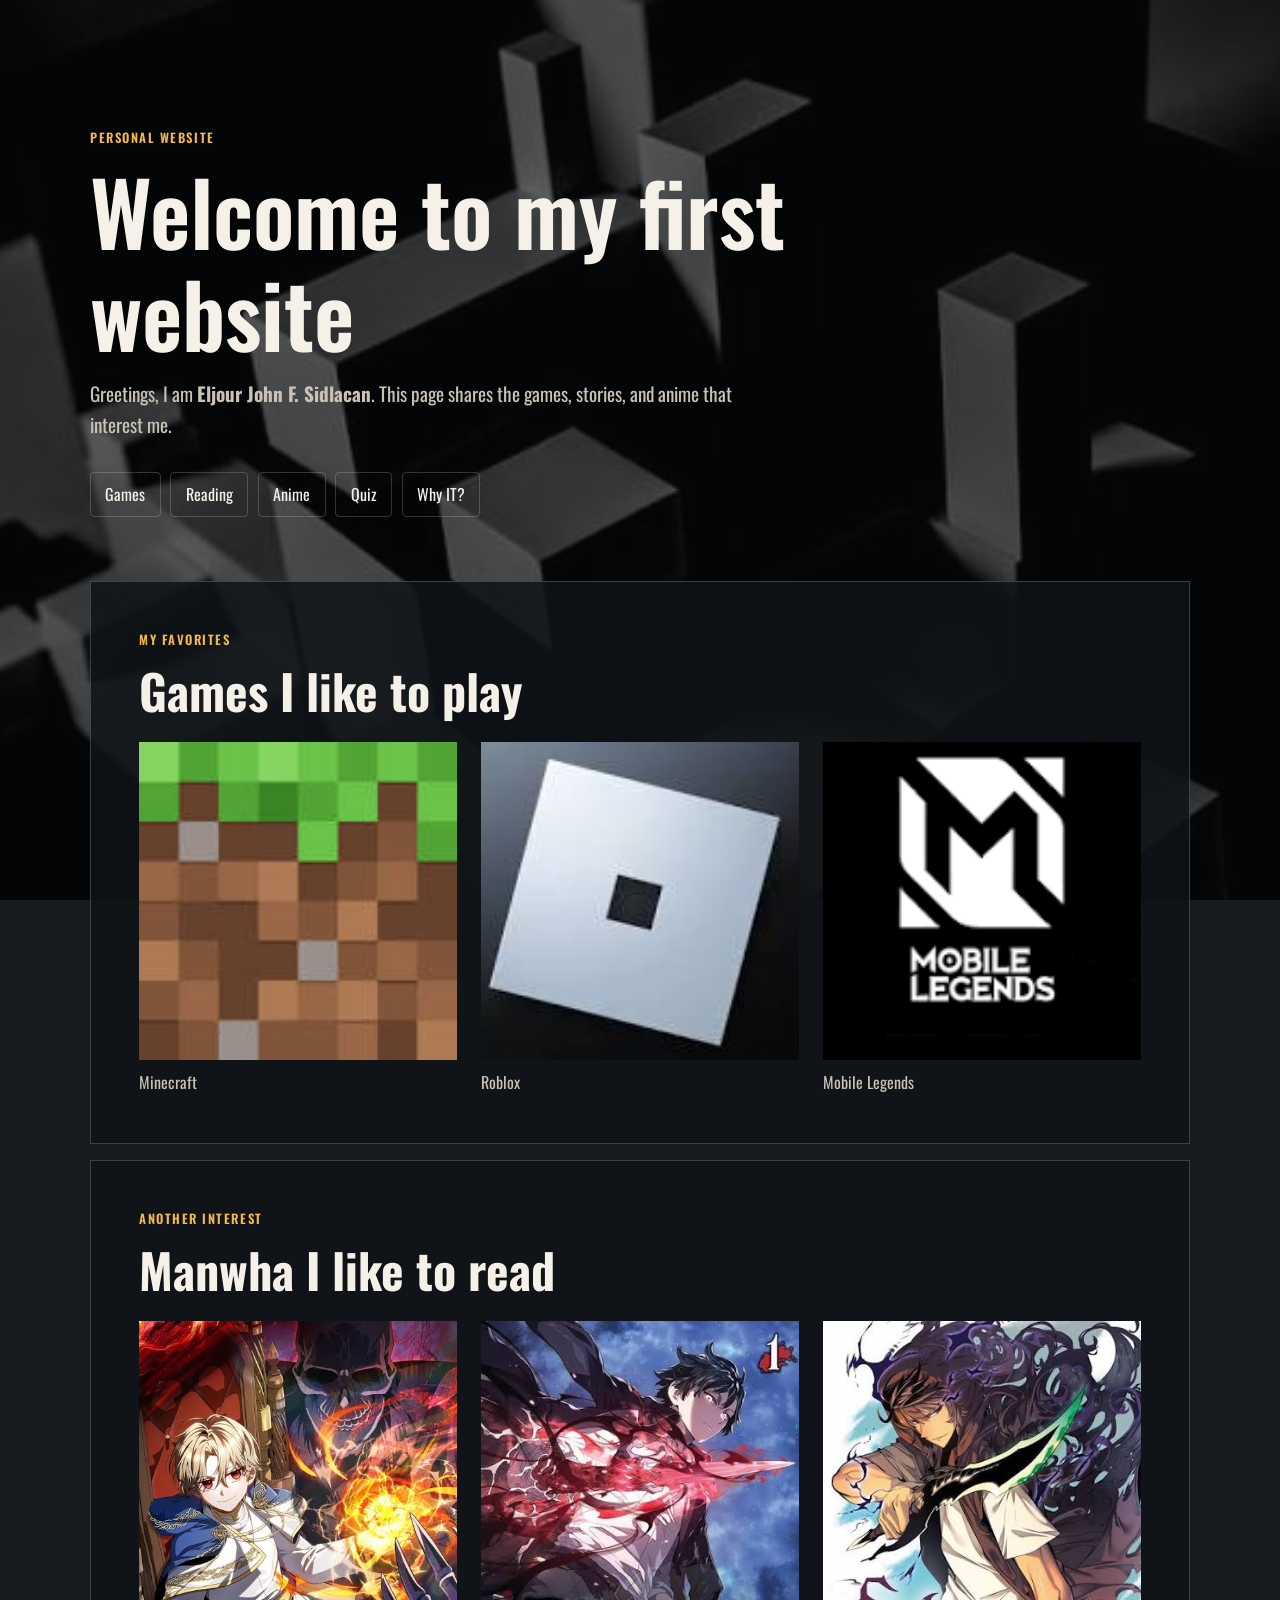
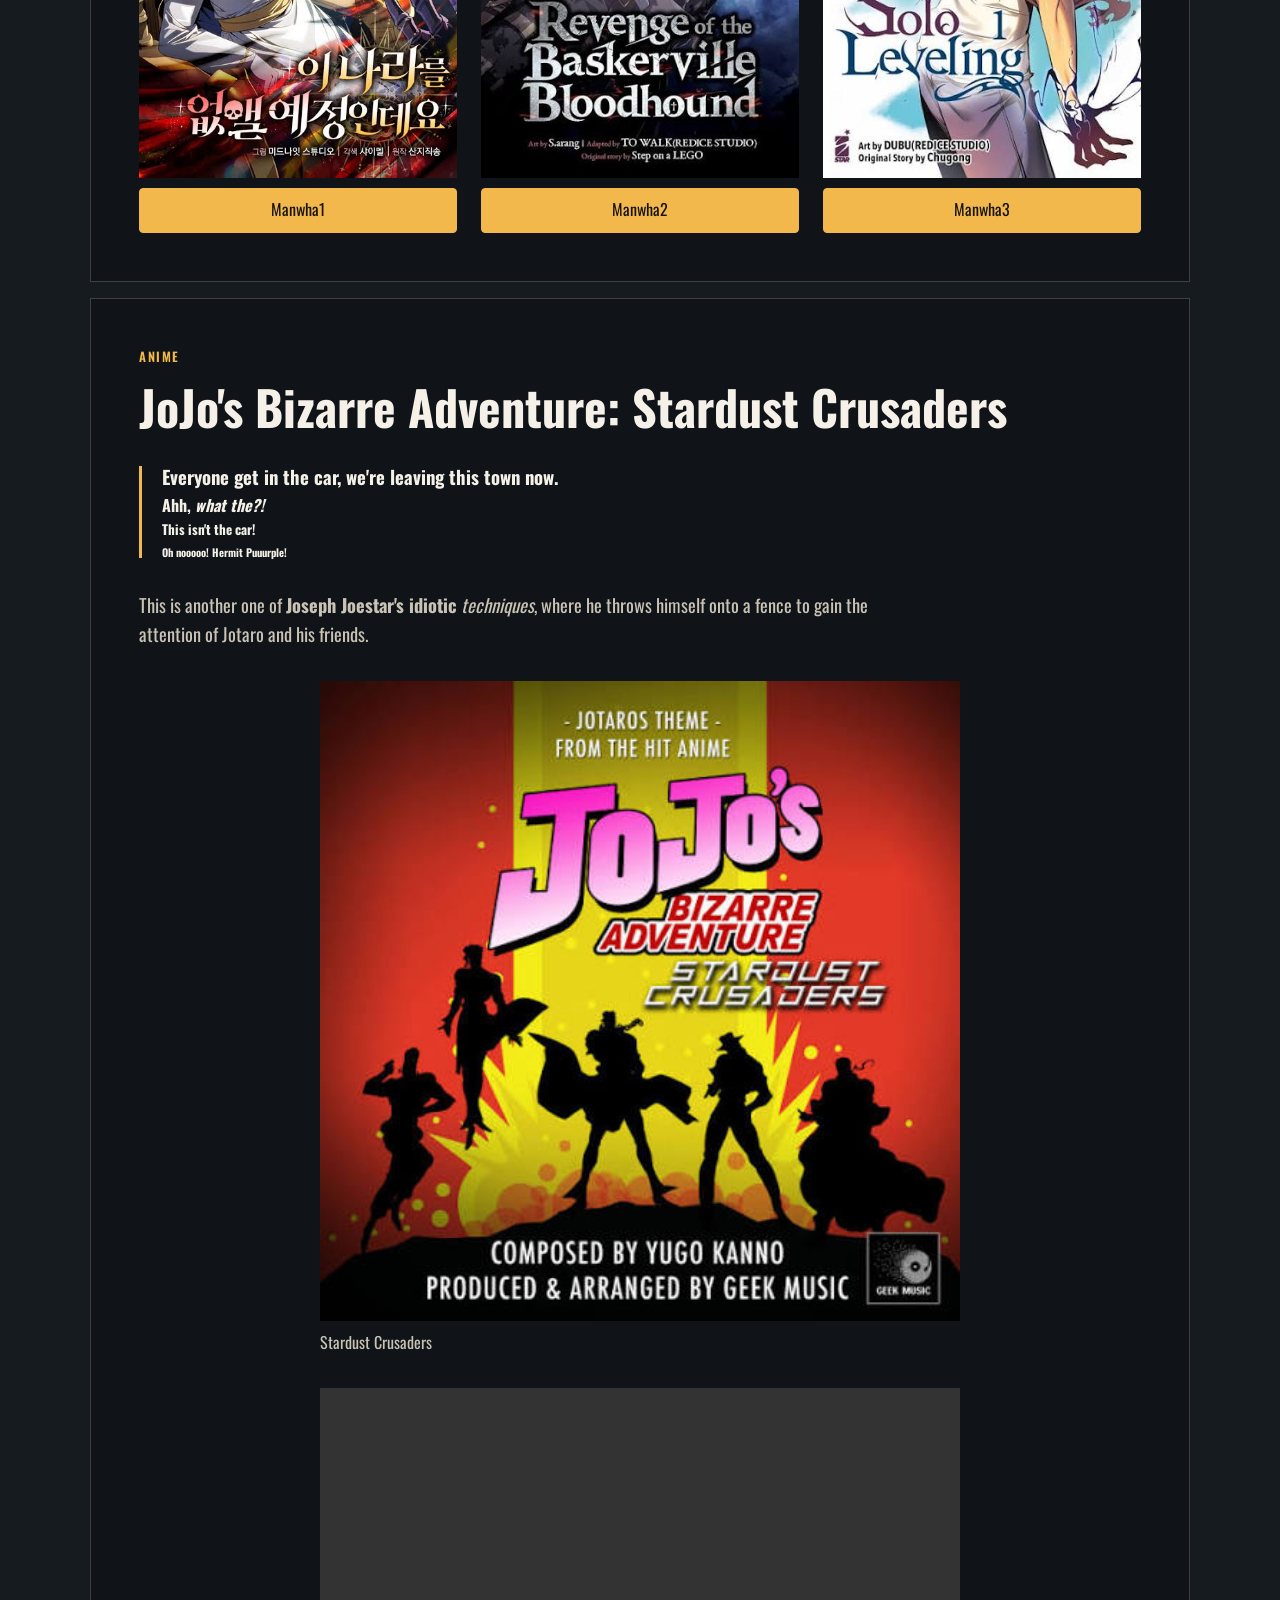
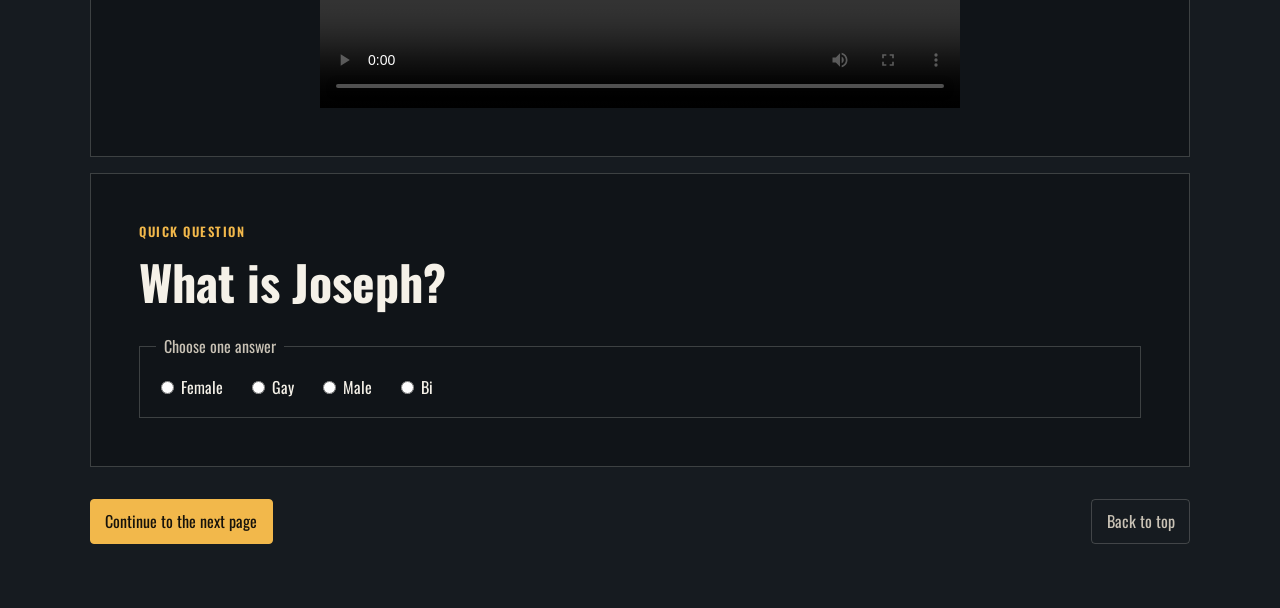
<file: Html1/index.html>
<!DOCTYPE html>
<html lang="en">
<head>
   <meta charset="UTF-8">
   <meta name="viewport" content="width=device-width, initial-scale=1.0">
   <title>About Me | Eljour John F. Sidlacan</title>
   <link rel="preconnect" href="https://fonts.googleapis.com">
   <link rel="preconnect" href="https://fonts.gstatic.com" crossorigin>
   <link href="https://fonts.googleapis.com/css2?family=Oswald:wght@400;500;600&display=swap" rel="stylesheet">
   <link rel="stylesheet" href="index.css">
</head>
<body>
   <header class="site-header" id="top">
      <p class="eyebrow">Personal website</p>
      <h1>Welcome to my first website</h1>
      <p class="intro">Greetings, I am <strong>Eljour John F. Sidlacan</strong>. This page shares the games, stories, and anime that interest me.</p>
      <nav aria-label="Main navigation">
         <a href="#games">Games</a>
         <a href="#reading">Reading</a>
         <a href="#anime">Anime</a>
         <a href="#question">Quiz</a>
         <a href="secondpage.html">Why IT?</a>
      </nav>
   </header>

   <main class="content">
      <section class="section" id="games">
         <p class="eyebrow">My favorites</p>
         <h2>Games I like to play</h2>
         <div class="image-gallery game-images">
            <figure>
               <img src="Images/Minecraft Logo.jpg" width="160" height="160" alt="Minecraft logo">
               <figcaption>Minecraft</figcaption>
            </figure>
            <figure>
               <img src="Images/Roblox Logo.jpg" width="160" height="160" alt="Roblox logo">
               <figcaption>Roblox</figcaption>
            </figure>
            <figure>
               <img src="Images/Mobile Legends Logo.jpg" width="160" height="160" alt="Mobile Legends logo">
               <figcaption>Mobile Legends</figcaption>
            </figure>
         </div>
      </section>

      <section class="section" id="reading">
         <p class="eyebrow">Another interest</p>
         <h2>Manwha I like to read</h2>
         <div class="manwha-covers">
            <figure>
               <img class="manwha-cover" src="Images/Manhwha Cover 1.jpg" width="373" height="536" alt="Manwha1">
               <figcaption><a class="button-link" href="https://im-going-to-destroy-this-country.fandom.com/wiki/I%27m_Going_to_destroy_this_country_Wiki">Manwha1</a></figcaption>
            </figure>
            <figure>
               <img class="manwha-cover" src="Images/Manwha Cover 2.jpg" width="373" height="536" alt="Manwha2">
               <figcaption><a class="button-link" href="https://revenge-of-the-ironblooded-sword-hound.fandom.com/wiki/Revenge_of_the_Iron-Blooded_Sword_Hound_Wiki">Manwha2</a></figcaption>
            </figure>
            <figure>
               <img class="manwha-cover" src="Images/Manwha Cover 3.jpg" width="373" height="536" alt="Manwha3">
               <figcaption><a class="button-link" href="https://solo-leveling.fandom.com/wiki/Solo_Leveling_Wiki">Manwha3</a></figcaption>
            </figure>
         </div>
      </section>

      <section class="section anime-section" id="anime">
         <p class="eyebrow">Anime</p>
         <h2>JoJo's Bizarre Adventure: Stardust Crusaders</h2>
         <div class="quote-list" aria-label="Favorite quotes">
            <h3>Everyone get in the car, we're leaving this town now.</h3>
            <h4>Ahh, <em>what the?!</em></h4>
            <h5>This isn't the car!</h5>
            <h6>Oh nooooo! Hermit Puuurple!</h6>
         </div>
         <p>This is another one of <strong>Joseph Joestar's idiotic</strong> <em>techniques</em>, where he throws himself onto a fence to gain the attention of Jotaro and his friends.</p>
         <figure class="single-image">
            <img src="Stardust Crusaders.jpg" width="320" height="180" alt="Stardust Crusaders scene">
            <figcaption>Stardust Crusaders</figcaption>
         </figure>
         <video controls width="640" height="480">
            <source src="EVERYONE get in the CAR! We’re LEAVING this town! WHAT_! This ISN’T the CAR! NOO! AH! HERMIT PURPLE!.mp4" type="video/mp4">
            Your browser does not support the video tag.
         </video>
      </section>

      <section class="section quiz" id="question">
         <p class="eyebrow">Quick question</p>
         <h2>What is Joseph?</h2>
         <fieldset>
            <legend>Choose one answer</legend>
            <label><input type="radio" name="joseph" value="female"> Female</label>
            <label><input type="radio" name="joseph" value="gay"> Gay</label>
            <label><input type="radio" name="joseph" value="male"> Male</label>
            <label><input type="radio" name="joseph" value="bi"> Bi</label>
         </fieldset>
      </section>
   </main>

   <footer>
      <a class="button-link" href="secondpage.html">Continue to the next page</a>
      <a class="back-to-top" href="#top">Back to top</a>
   </footer>
</body>
</html>
</file>
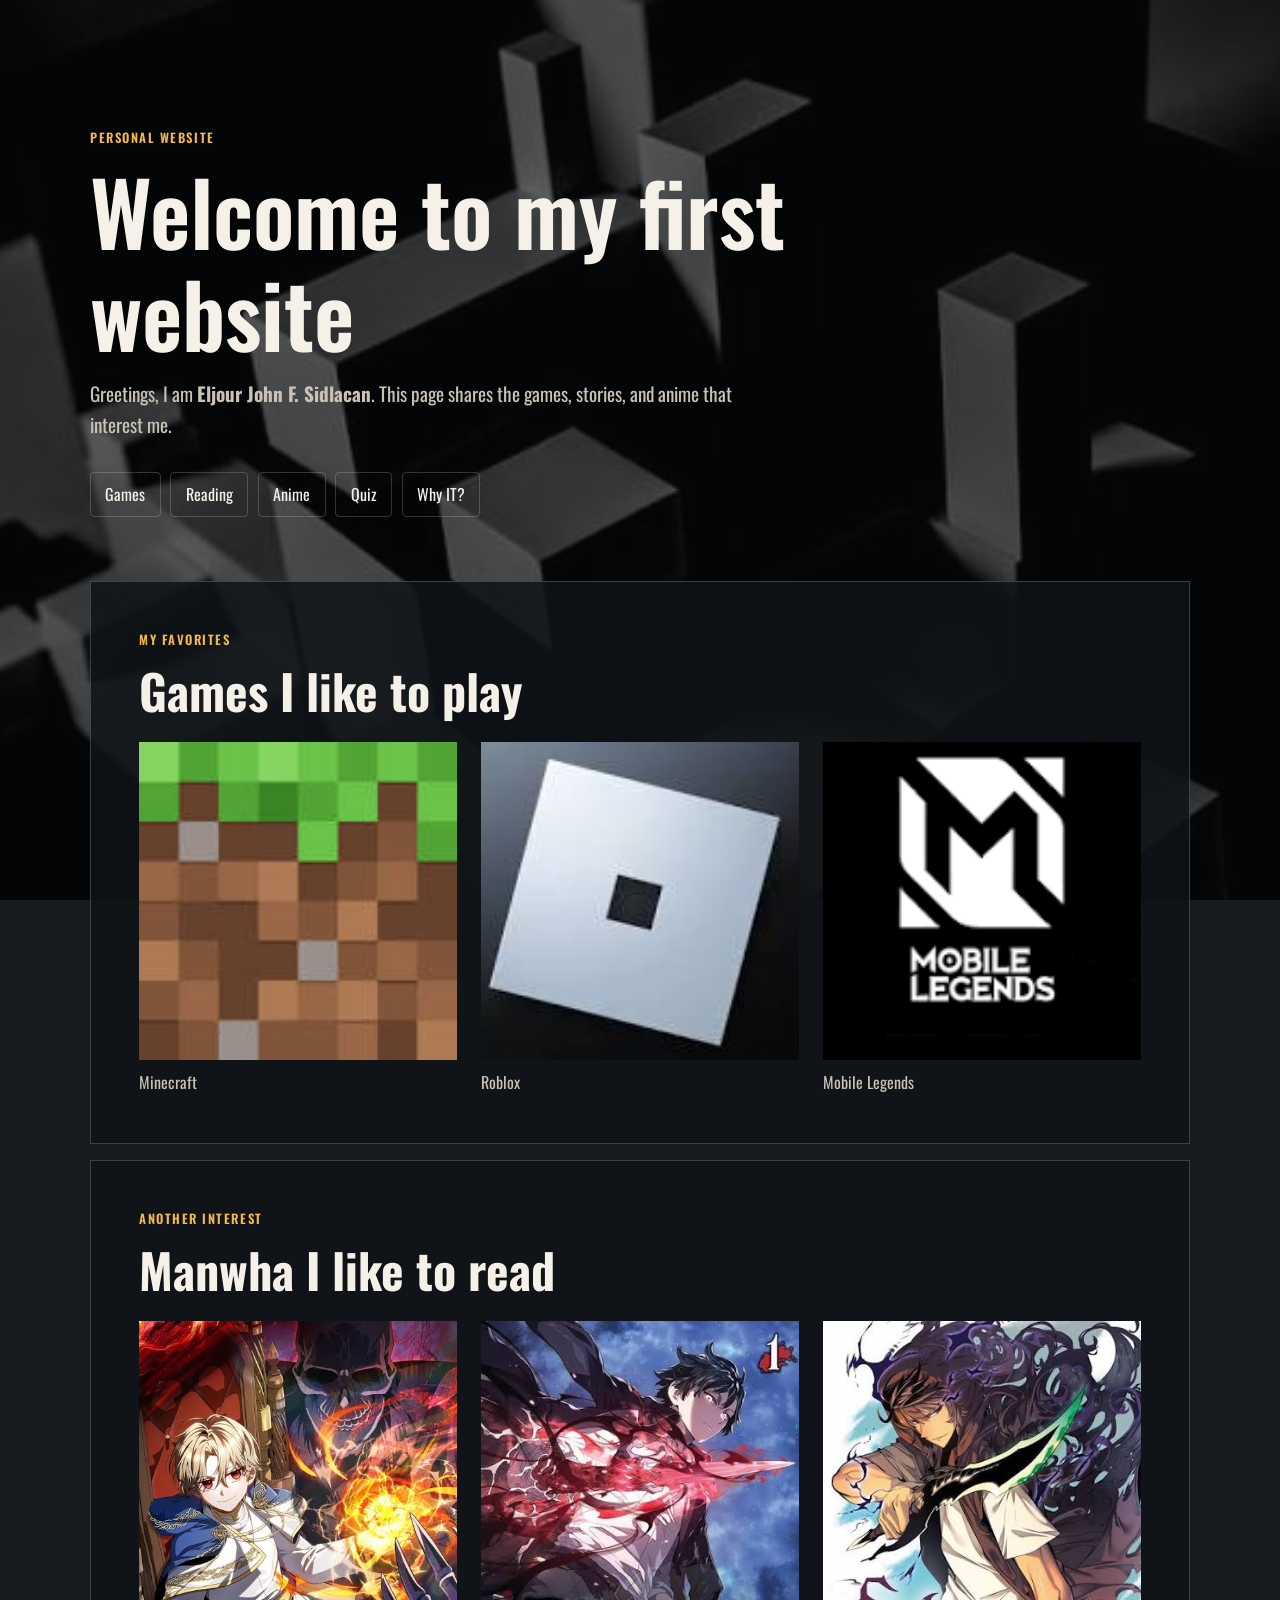
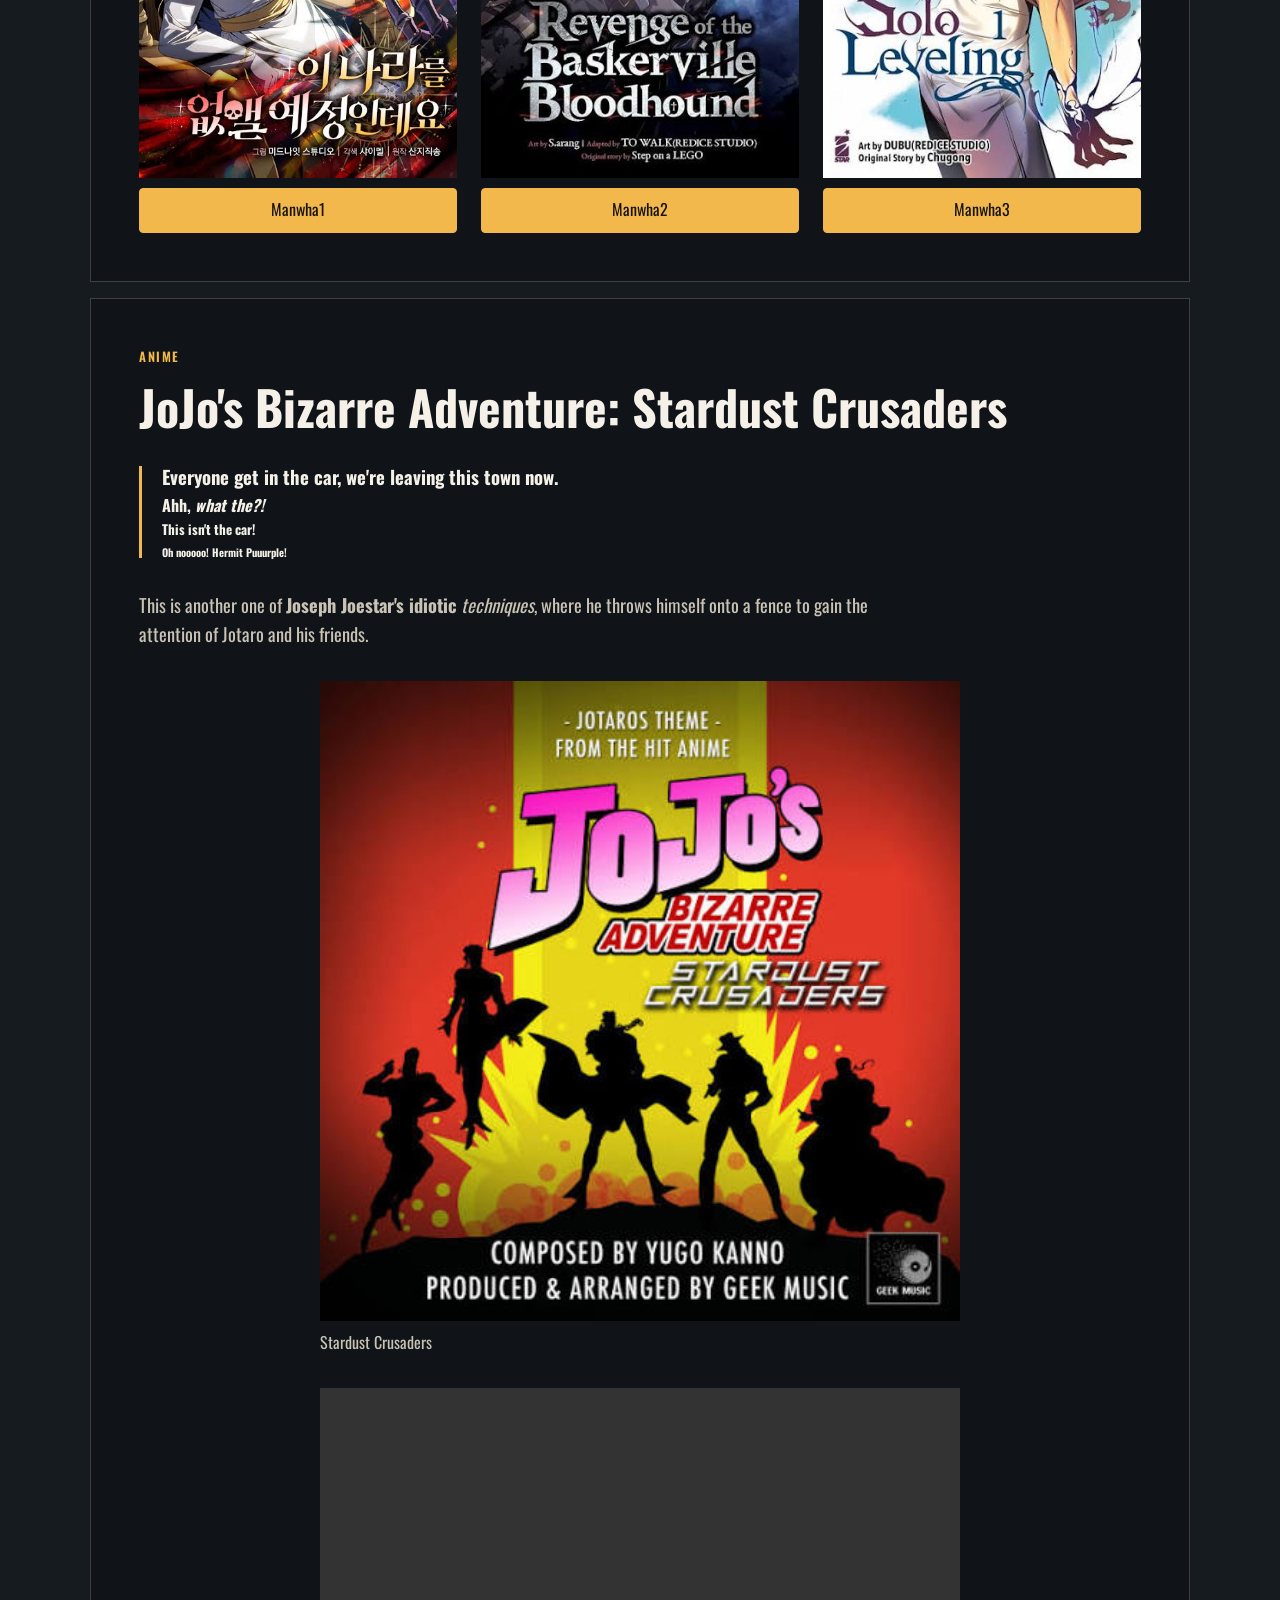
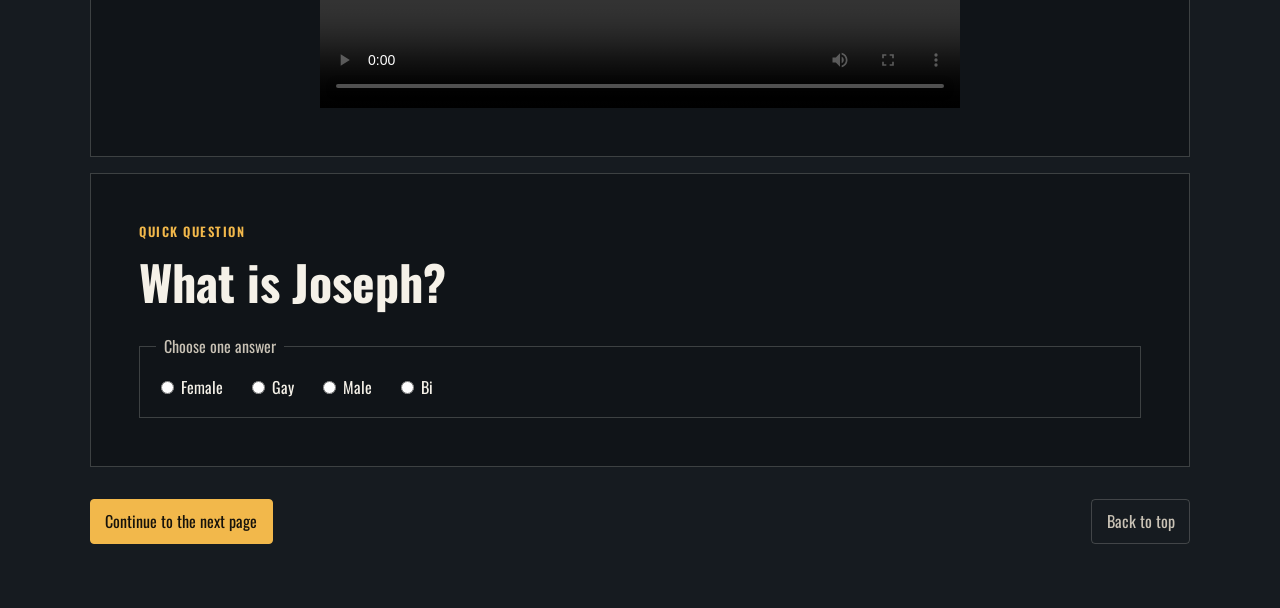
<file: SIDLACAN, ELJOUR JOHN F/Html1/index.html>
<!DOCTYPE html>
<html lang="en">
<head>
   <meta charset="UTF-8">
   <meta name="viewport" content="width=device-width, initial-scale=1.0">
   <title>About Me | Eljour John F. Sidlacan</title>
   <link rel="preconnect" href="https://fonts.googleapis.com">
   <link rel="preconnect" href="https://fonts.gstatic.com" crossorigin>
   <link href="https://fonts.googleapis.com/css2?family=Oswald:wght@400;500;600&display=swap" rel="stylesheet">
   <link rel="stylesheet" href="index.css">
</head>
<body>
   <header class="site-header" id="top">
      <p class="eyebrow">Personal website</p>
      <h1>Welcome to my first website</h1>
      <p class="intro">Greetings, I am <strong>Eljour John F. Sidlacan</strong>. This page shares the games, stories, and anime that interest me.</p>
      <nav aria-label="Main navigation">
         <a href="#games">Games</a>
         <a href="#reading">Reading</a>
         <a href="#anime">Anime</a>
         <a href="#question">Quiz</a>
         <a href="secondpage.html">Why IT?</a>
      </nav>
   </header>

   <main class="content">
      <section class="section" id="games">
         <p class="eyebrow">My favorites</p>
         <h2>Games I like to play</h2>
         <div class="image-gallery game-images">
            <figure>
               <img src="Images/Minecraft Logo.jpg" width="160" height="160" alt="Minecraft logo">
               <figcaption>Minecraft</figcaption>
            </figure>
            <figure>
               <img src="Images/Roblox Logo.jpg" width="160" height="160" alt="Roblox logo">
               <figcaption>Roblox</figcaption>
            </figure>
            <figure>
               <img src="Images/Mobile Legends Logo.jpg" width="160" height="160" alt="Mobile Legends logo">
               <figcaption>Mobile Legends</figcaption>
            </figure>
         </div>
      </section>

      <section class="section" id="reading">
         <p class="eyebrow">Another interest</p>
         <h2>Manwha I like to read</h2>
         <div class="manwha-covers">
            <figure>
               <img class="manwha-cover" src="Images/Manhwha Cover 1.jpg" width="373" height="536" alt="Manwha1">
               <figcaption><a class="button-link" href="https://im-going-to-destroy-this-country.fandom.com/wiki/I%27m_Going_to_destroy_this_country_Wiki">Manwha1</a></figcaption>
            </figure>
            <figure>
               <img class="manwha-cover" src="Images/Manwha Cover 2.jpg" width="373" height="536" alt="Manwha2">
               <figcaption><a class="button-link" href="https://revenge-of-the-ironblooded-sword-hound.fandom.com/wiki/Revenge_of_the_Iron-Blooded_Sword_Hound_Wiki">Manwha2</a></figcaption>
            </figure>
            <figure>
               <img class="manwha-cover" src="Images/Manwha Cover 3.jpg" width="373" height="536" alt="Manwha3">
               <figcaption><a class="button-link" href="https://solo-leveling.fandom.com/wiki/Solo_Leveling_Wiki">Manwha3</a></figcaption>
            </figure>
         </div>
      </section>

      <section class="section anime-section" id="anime">
         <p class="eyebrow">Anime</p>
         <h2>JoJo's Bizarre Adventure: Stardust Crusaders</h2>
         <div class="quote-list" aria-label="Favorite quotes">
            <h3>Everyone get in the car, we're leaving this town now.</h3>
            <h4>Ahh, <em>what the?!</em></h4>
            <h5>This isn't the car!</h5>
            <h6>Oh nooooo! Hermit Puuurple!</h6>
         </div>
         <p>This is another one of <strong>Joseph Joestar's idiotic</strong> <em>techniques</em>, where he throws himself onto a fence to gain the attention of Jotaro and his friends.</p>
         <figure class="single-image">
            <img src="Stardust Crusaders.jpg" width="320" height="180" alt="Stardust Crusaders scene">
            <figcaption>Stardust Crusaders</figcaption>
         </figure>
         <video controls width="640" height="480">
            <source src="EVERYONE get in the CAR! We’re LEAVING this town! WHAT_! This ISN’T the CAR! NOO! AH! HERMIT PURPLE!.mp4" type="video/mp4">
            Your browser does not support the video tag.
         </video>
      </section>

      <section class="section quiz" id="question">
         <p class="eyebrow">Quick question</p>
         <h2>What is Joseph?</h2>
         <fieldset>
            <legend>Choose one answer</legend>
            <label><input type="radio" name="joseph" value="female"> Female</label>
            <label><input type="radio" name="joseph" value="gay"> Gay</label>
            <label><input type="radio" name="joseph" value="male"> Male</label>
            <label><input type="radio" name="joseph" value="bi"> Bi</label>
         </fieldset>
      </section>
   </main>

   <footer>
      <a class="button-link" href="secondpage.html">Continue to the next page</a>
      <a class="back-to-top" href="#top">Back to top</a>
   </footer>
</body>
</html>
</file>
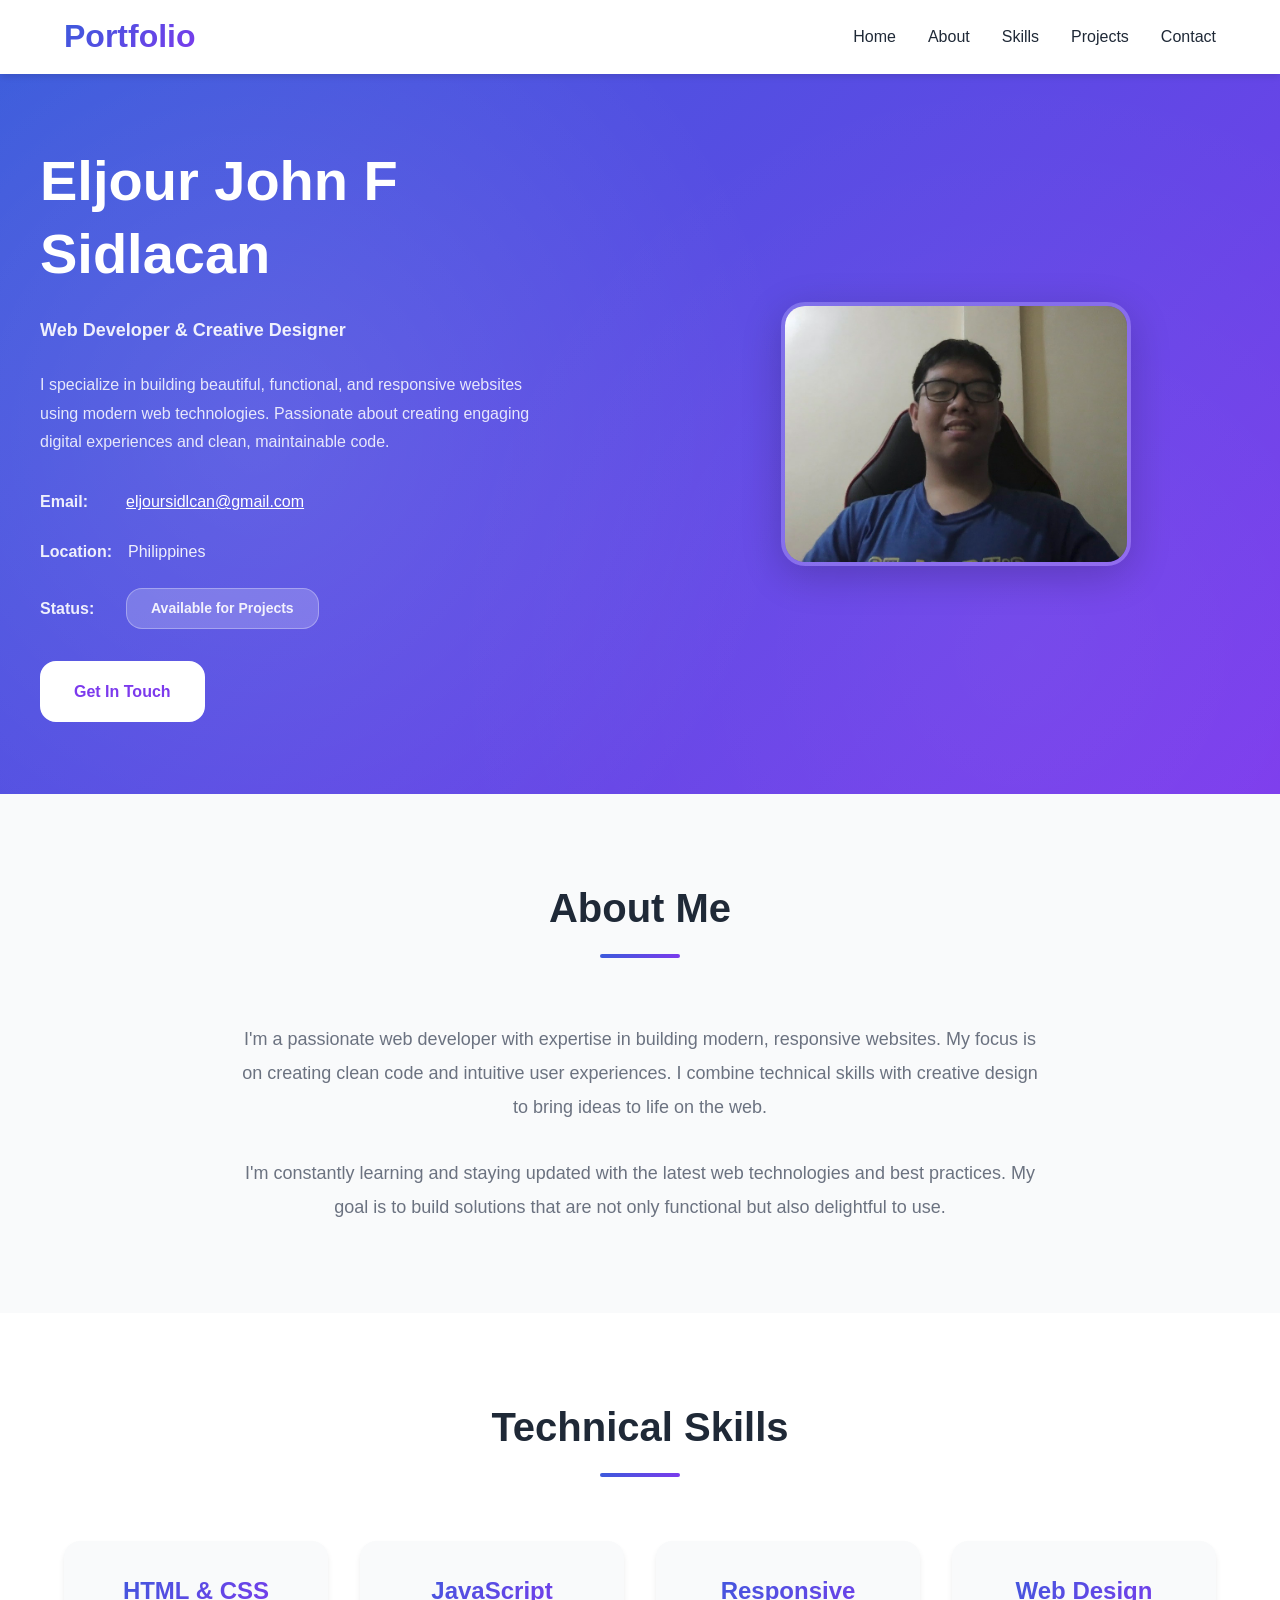
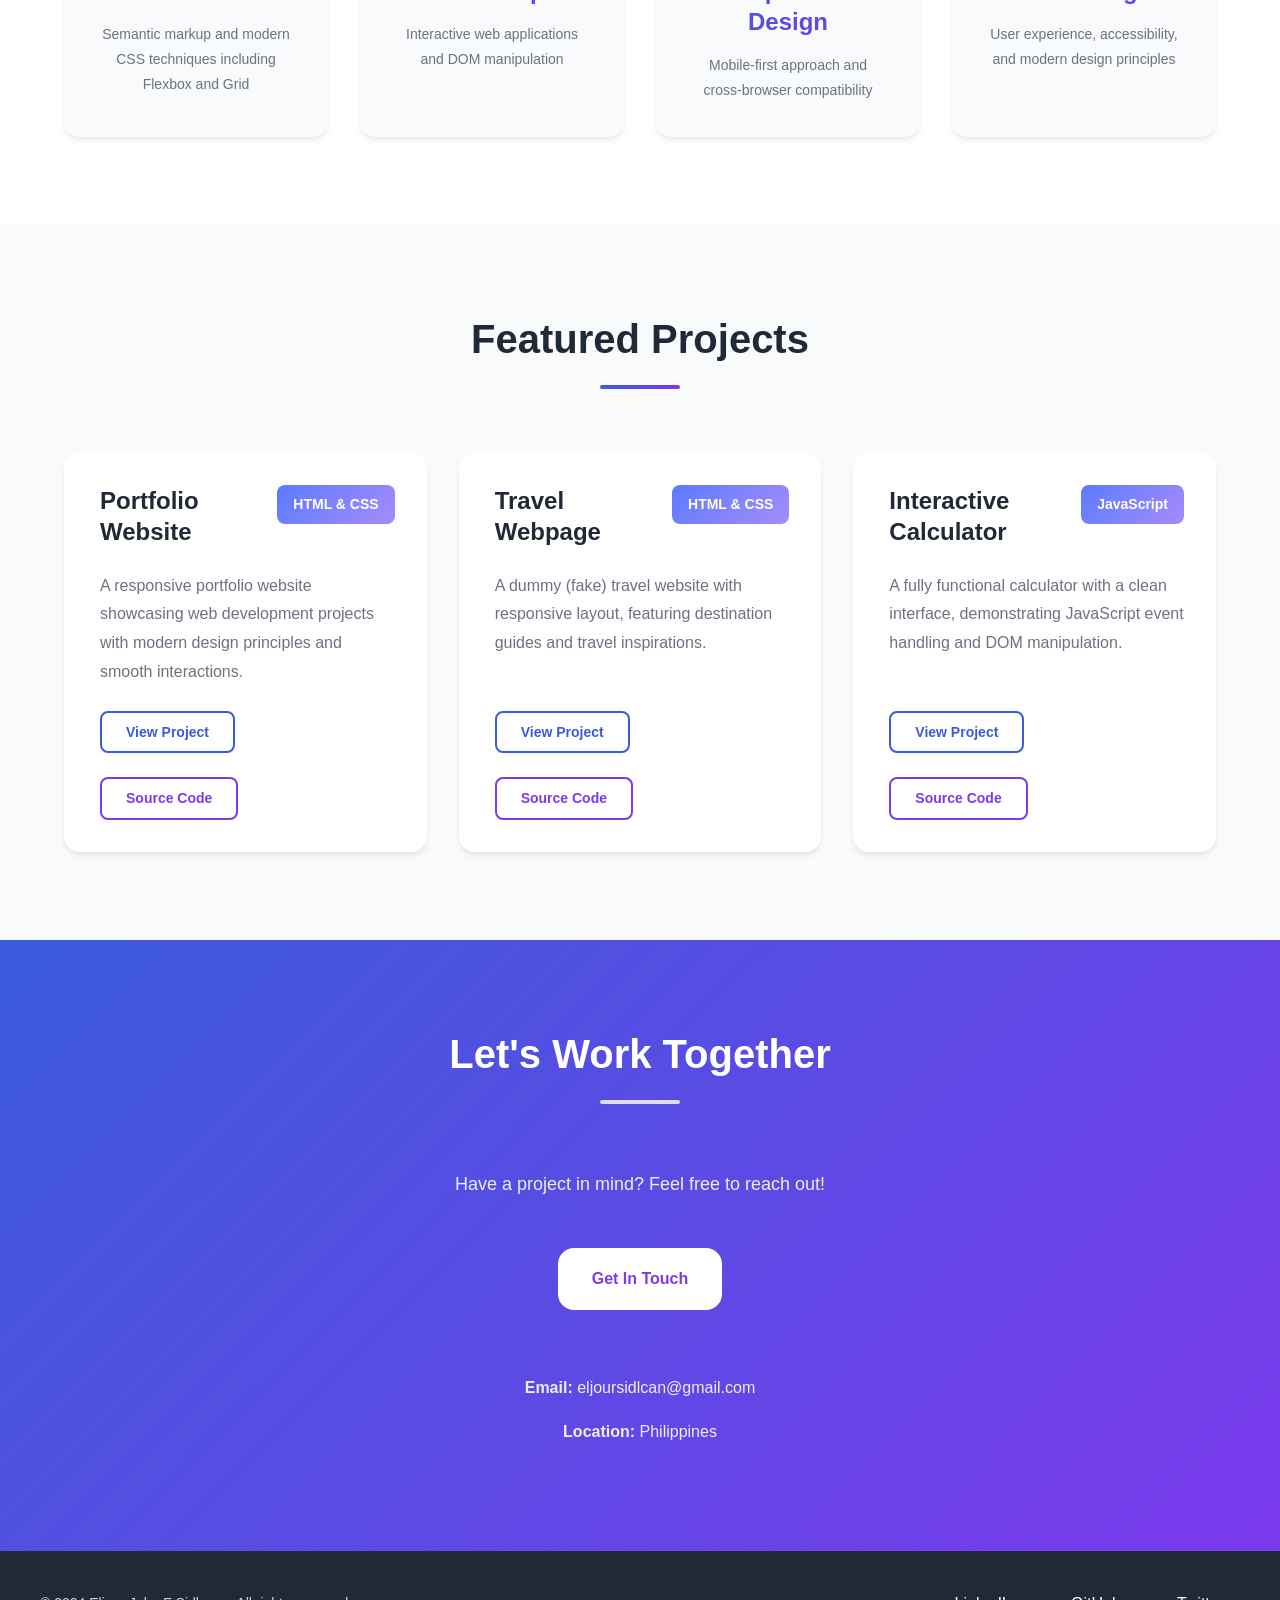
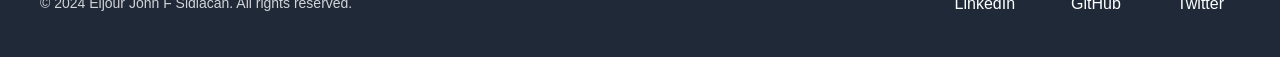
<file: SIDLACAN, ELJOUR JOHN F/Portfolio Website/Index.html>
<!DOCTYPE html>
<html lang="en">
<head>
    <meta charset="UTF-8">
    <meta name="viewport" content="width=device-width, initial-scale=1.0">
    <meta name="description" content="Professional portfolio showcasing web development projects and skills">
    <title>My Portfolio | Web Developer</title>
    <link href="style.css" rel="stylesheet" type="text/css">
</head>
<body>
    <!-- Navigation Header -->
    <header class="navbar">
        <nav class="nav-container">
            <div class="logo">
                <h1>Portfolio</h1>
            </div>
            <ul class="nav-menu">
                <li><a href="#hero" class="nav-link">Home</a></li>
                <li><a href="#about" class="nav-link">About</a></li>
                <li><a href="#skills" class="nav-link">Skills</a></li>
                <li><a href="#projects" class="nav-link">Projects</a></li>
                <li><a href="#contact" class="nav-link">Contact</a></li>
            </ul>
        </nav>
    </header>

    <!-- Main Content -->
    <main>
        <!-- Hero Section -->
        <section id="hero" class="hero">
            <div class="hero-container">
                <div class="hero-content">
                    <h1 class="hero-title">Eljour John F Sidlacan</h1>
                    <p class="hero-subtitle">Web Developer & Creative Designer</p>
                    <p class="hero-description">I specialize in building beautiful, functional, and responsive websites using modern web technologies. Passionate about creating engaging digital experiences and clean, maintainable code.</p>
                    <div class="hero-info">
                        <div class="info-item">
                            <span class="info-label">Email:</span>
                            <a href="mailto:eljoursidlcan@gmail.com">eljoursidlcan@gmail.com</a>
                        </div>
                        <div class="info-item">
                            <span class="info-label">Location:</span>
                            <span>Philippines</span>
                        </div>
                        <div class="info-item">
                            <span class="info-label">Status:</span>
                            <span class="status-badge">Available for Projects</span>
                        </div>
                    </div>
                    <a href="#contact" class="cta-button">Get In Touch</a>
                </div>
                <div class="hero-image">
                    <img src="Assets/Profile Picture.jpg" alt="Eljour John F Sidlacan - Web Developer" class="profile-pic">
                </div>
            </div>
        </section>

        <!-- About Section -->
        <section id="about" class="about">
            <div class="container">
                <h2 class="section-title">About Me</h2>
                <div class="about-content">
                    <p>I'm a passionate web developer with expertise in building modern, responsive websites. My focus is on creating clean code and intuitive user experiences. I combine technical skills with creative design to bring ideas to life on the web.</p>
                    <p>I'm constantly learning and staying updated with the latest web technologies and best practices. My goal is to build solutions that are not only functional but also delightful to use.</p>
                </div>
            </div>
        </section>

        <!-- Skills Section -->
        <section id="skills" class="skills">
            <div class="container">
                <h2 class="section-title">Technical Skills</h2>
                <div class="skills-grid">
                    <div class="skill-card">
                        <h3>HTML & CSS</h3>
                        <p>Semantic markup and modern CSS techniques including Flexbox and Grid</p>
                    </div>
                    <div class="skill-card">
                        <h3>JavaScript</h3>
                        <p>Interactive web applications and DOM manipulation</p>
                    </div>
                    <div class="skill-card">
                        <h3>Responsive Design</h3>
                        <p>Mobile-first approach and cross-browser compatibility</p>
                    </div>
                    <div class="skill-card">
                        <h3>Web Design</h3>
                        <p>User experience, accessibility, and modern design principles</p>
                    </div>
                </div>
            </div>
        </section>

        <!-- Projects Section -->
        <section id="projects" class="projects">
            <div class="container">
                <h2 class="section-title">Featured Projects</h2>
                <div class="projects-grid">
                    <article class="project-card">
                        <div class="project-header">
                            <h3>Portfolio Website</h3>
                            <span class="project-tag">HTML & CSS</span>
                        </div>
                        <p>A responsive portfolio website showcasing web development projects with modern design principles and smooth interactions.</p>
                        <div class="project-links">
                            <a href="../Html1/index.html" class="project-link">View Project</a>
                            <a href="#" class="project-link secondary">Source Code</a>
                        </div>
                    </article>

                    <article class="project-card">
                        <div class="project-header">
                            <h3>Travel Webpage</h3>
                            <span class="project-tag">HTML & CSS</span>
                        </div>
                        <p>A dummy (fake) travel website with responsive layout, featuring destination guides and travel inspirations.</p>
                        <div class="project-links">
                            <a href="../Travel Webpage/TravelWebpage.html" class="project-link">View Project</a>
                            <a href="#" class="project-link secondary">Source Code</a>
                        </div>
                    </article>

                    <article class="project-card">
                        <div class="project-header">
                            <h3>Interactive Calculator</h3>
                            <span class="project-tag">JavaScript</span>
                        </div>
                        <p>A fully functional calculator with a clean interface, demonstrating JavaScript event handling and DOM manipulation.</p>
                        <div class="project-links">
                            <a href="../Travel Webpage/Calculator.html" class="project-link">View Project</a>
                            <a href="#" class="project-link secondary">Source Code</a>
                        </div>
                    </article>
                </div>
            </div>
        </section>

        <!-- Contact Section -->
        <section id="contact" class="contact">
            <div class="container">
                <h2 class="section-title">Let's Work Together</h2>
                <p class="contact-subtitle">Have a project in mind? Feel free to reach out!</p>
                <div class="contact-content">
                    <a href="contact.html" class="cta-button">Get In Touch</a>
                    <div class="contact-info">
                        <p><strong>Email:</strong> eljoursidlcan@gmail.com</p>
                        <p><strong>Location:</strong> Philippines</p>
                    </div>
                </div>
            </div>
        </section>
    </main>

    <!-- Footer -->
    <footer class="footer">
        <div class="footer-content">
            <p>&copy; 2024 Eljour John F Sidlacan. All rights reserved.</p>
            <div class="social-links">
                <a href="#" class="social-link">LinkedIn</a>
                <a href="#" class="social-link">GitHub</a>
                <a href="#" class="social-link">Twitter</a>
            </div>
        </div>
    </footer>
</body>
</html>
</file>
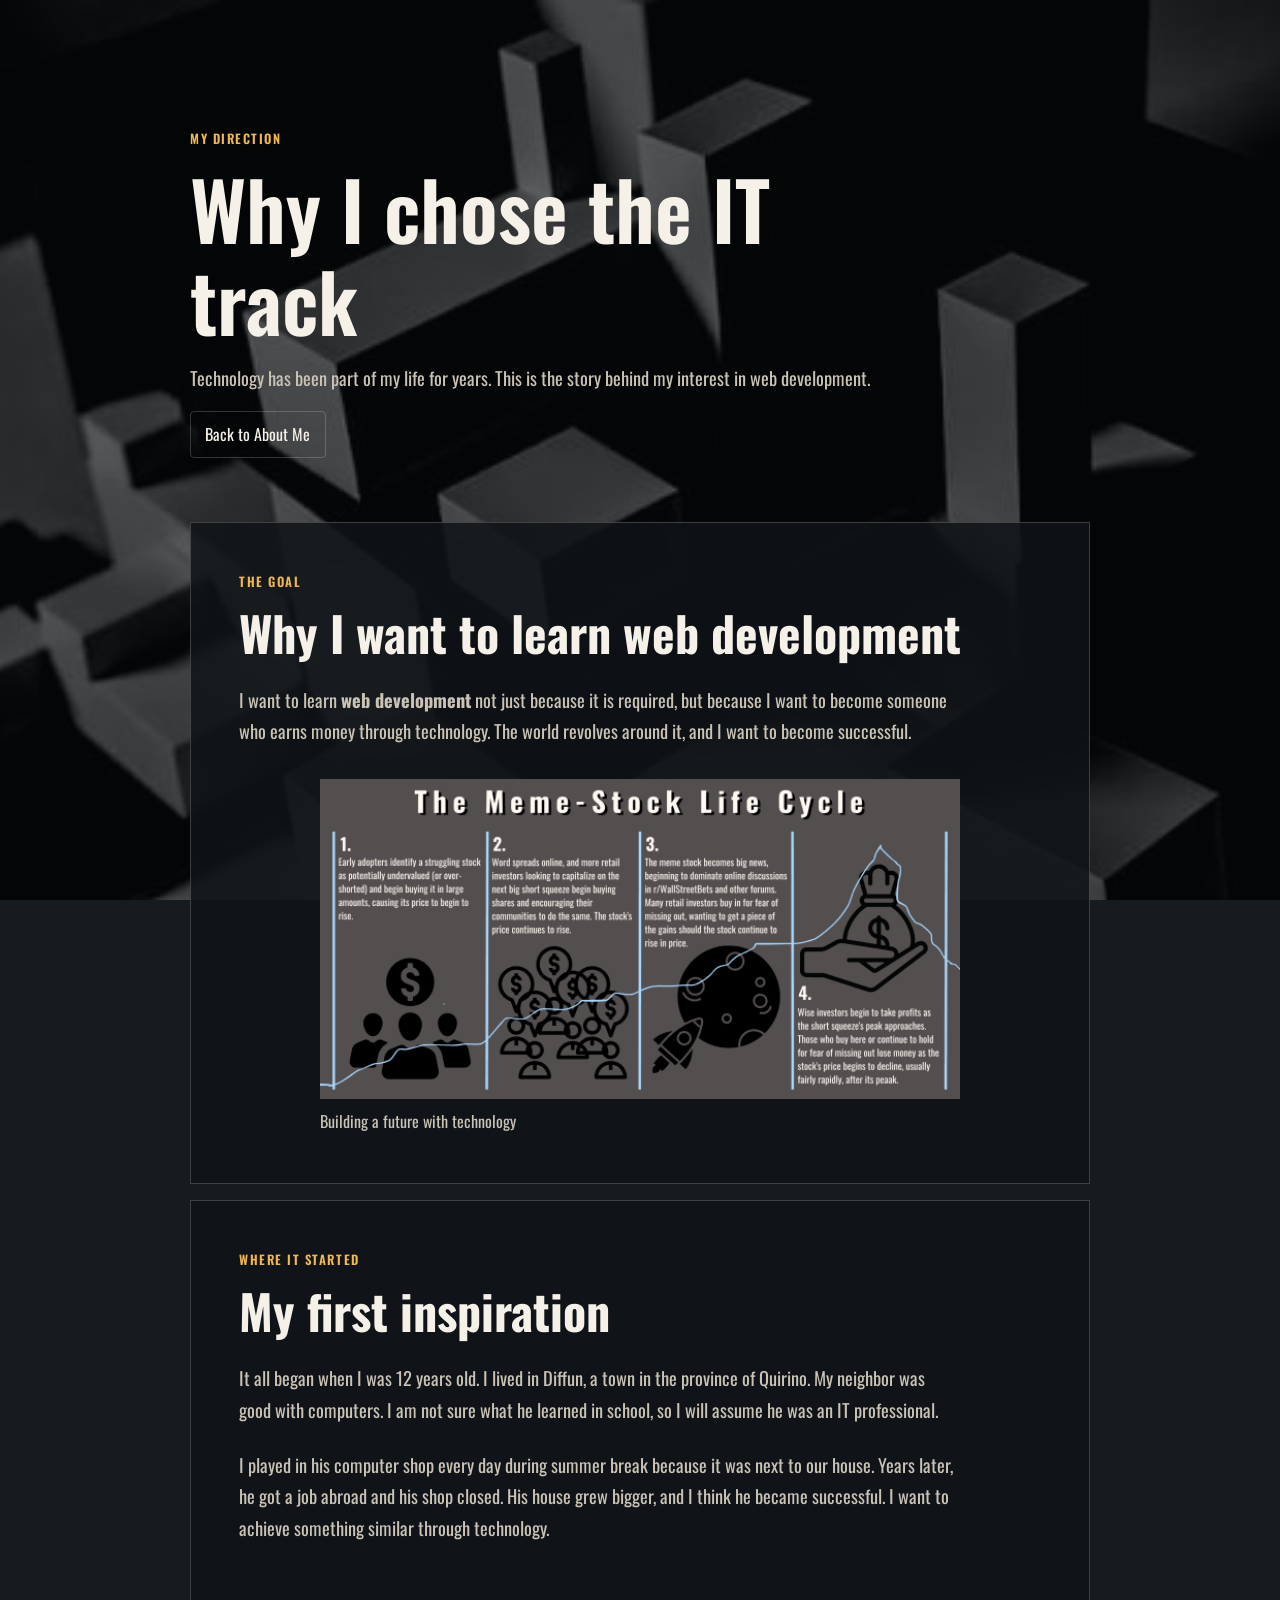
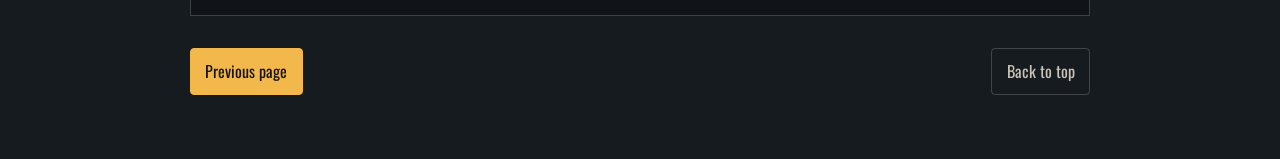
<file: Html1/secondpage.html>
<!DOCTYPE html>
<html lang="en">
<head>
  <meta charset="UTF-8">
  <meta name="viewport" content="width=device-width, initial-scale=1.0">
  <title>Why I Chose IT | Eljour John F. Sidlacan</title>
  <link rel="preconnect" href="https://fonts.googleapis.com">
  <link rel="preconnect" href="https://fonts.gstatic.com" crossorigin>
  <link href="https://fonts.googleapis.com/css2?family=Oswald:wght@400;500;600&display=swap" rel="stylesheet">
  <link rel="stylesheet" href="secondpage.css">
</head>
<body>
  <header class="site-header" id="top">
    <p class="eyebrow">My direction</p>
    <h1>Why I chose the IT track</h1>
    <p class="intro">Technology has been part of my life for years. This is the story behind my interest in web development.</p>
    <nav aria-label="Page navigation">
      <a href="index.html">Back to About Me</a>
    </nav>
  </header>

  <main class="content">
    <section class="section">
      <p class="eyebrow">The goal</p>
      <h2>Why I want to learn web development</h2>
      <p>I want to learn <strong>web development</strong> not just because it is required, but because I want to become someone who earns money through technology. The world revolves around it, and I want to become successful.</p>
      <figure class="single-image">
        <img src="Images/Stonkers.png" width="600" height="300" alt="Stonkers illustration">
        <figcaption>Building a future with technology</figcaption>
      </figure>
    </section>

    <section class="section">
      <p class="eyebrow">Where it started</p>
      <h2>My first inspiration</h2>
      <p>It all began when I was 12 years old. I lived in Diffun, a town in the province of Quirino. My neighbor was good with computers. I am not sure what he learned in school, so I will assume he was an IT professional.</p>
      <p>I played in his computer shop every day during summer break because it was next to our house. Years later, he got a job abroad and his shop closed. His house grew bigger, and I think he became successful. I want to achieve something similar through technology.</p>
    </section>
  </main>

  <footer>
    <a class="button-link" href="index.html">Previous page</a>
    <a class="back-to-top" href="#top">Back to top</a>
  </footer>
</body>
</html>
</file>
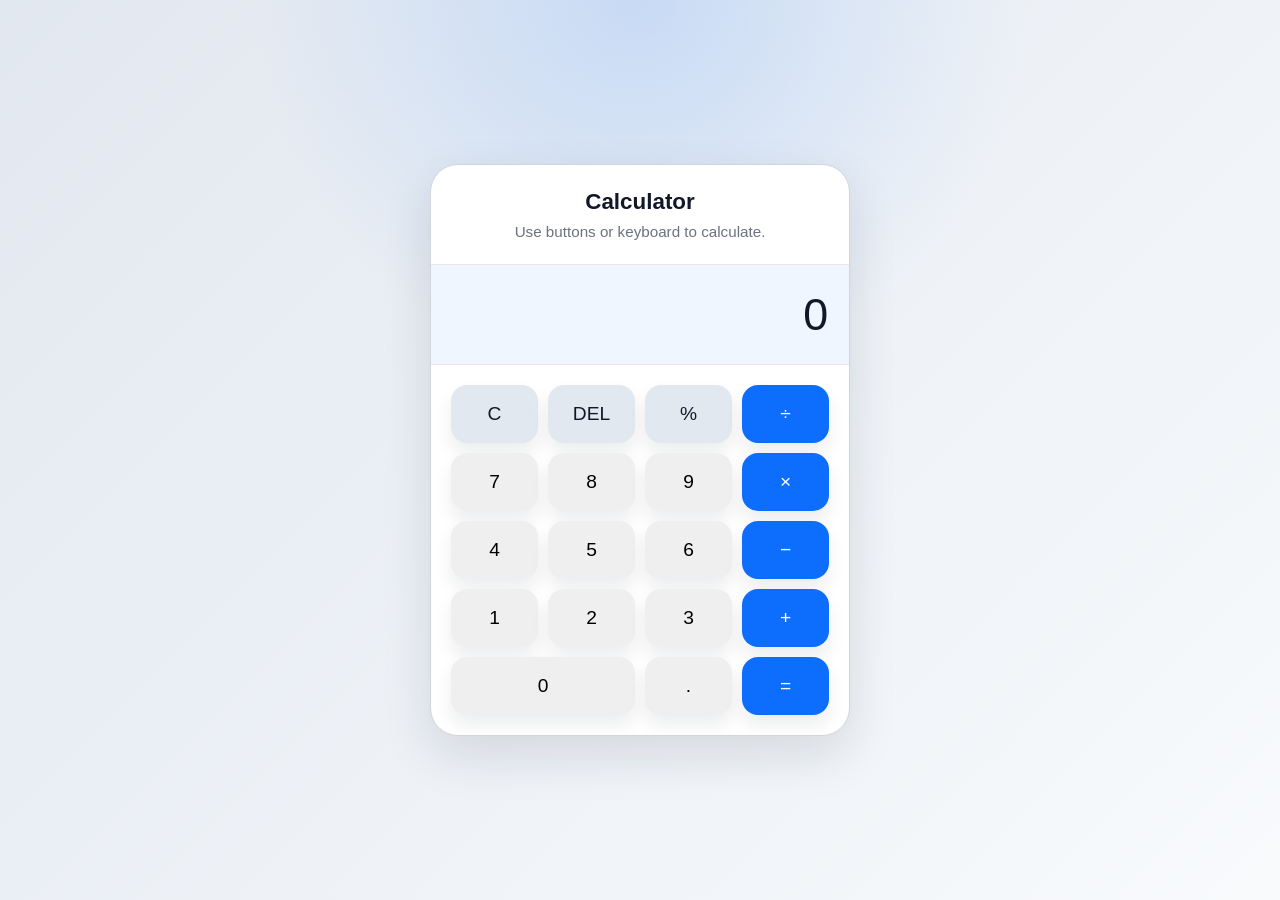
<file: Travel Webpage/Calculator.html>
<!DOCTYPE html>
<html lang="en">
<head>
    <meta charset="UTF-8">
    <meta name="viewport" content="width=device-width, initial-scale=1.0">
    <title>Calculator</title>
    <style>
        :root {
            --bg: #f0f4fb;
            --card: #ffffff;
            --primary: #0d6efd;
            --text: #111827;
            --muted: #6b7280;
            --border: #d1d5db;
            font-family: 'Segoe UI', Tahoma, Geneva, Verdana, sans-serif;
        }

        * {
            box-sizing: border-box;
        }

        body {
            margin: 0;
            min-height: 100vh;
            display: grid;
            place-items: center;
            background: radial-gradient(circle at top, rgba(13, 110, 253, 0.15), transparent 35%),
                        linear-gradient(135deg, #e2e8f0, #f8fafc);
            color: var(--text);
        }

        .calculator {
            width: min(420px, calc(100vw - 32px));
            background: var(--card);
            border: 1px solid var(--border);
            border-radius: 28px;
            box-shadow: 0 20px 50px rgba(15, 23, 42, 0.12);
            overflow: hidden;
        }

        .calculator__header {
            padding: 24px;
            text-align: center;
            border-bottom: 1px solid #e5e7eb;
        }

        .calculator__header h1 {
            margin: 0;
            font-size: 1.4rem;
        }

        .calculator__header p {
            margin: 8px 0 0;
            color: var(--muted);
            font-size: 0.95rem;
        }

        .display {
            width: 100%;
            min-height: 88px;
            padding: 24px 20px;
            background: #eff6ff;
            color: #111827;
            text-align: right;
            font-size: clamp(2rem, 3.5vw, 3.2rem);
            letter-spacing: 0.02em;
            border-bottom: 1px solid #e5e7eb;
        }

        .buttons {
            display: grid;
            grid-template-columns: repeat(4, 1fr);
            gap: 10px;
            padding: 20px;
        }

        button {
            border: none;
            border-radius: 16px;
            font-size: 1.2rem;
            padding: 18px 0;
            cursor: pointer;
            transition: transform 0.15s ease, box-shadow 0.15s ease, background-color 0.15s ease;
            box-shadow: 0 10px 18px rgba(15, 23, 42, 0.08);
        }

        button:hover {
            transform: translateY(-1px);
        }

        button:active {
            transform: translateY(1px);
            box-shadow: 0 6px 10px rgba(15, 23, 42, 0.1);
        }

        .button--secondary {
            background: #e2e8f0;
            color: var(--text);
        }

        .button--operator {
            background: var(--primary);
            color: white;
        }

        .button--span-two {
            grid-column: span 2;
        }

        .button--wide {
            grid-column: span 4;
            background: #111827;
            color: white;
        }
    </style>
</head>
<body>
    <div class="calculator" role="application" aria-label="Calculator">
        <div class="calculator__header">
            <h1>Calculator</h1>
            <p>Use buttons or keyboard to calculate.</p>
        </div>
        <div class="display" id="display">0</div>
        <div class="buttons">
            <button type="button" class="button--secondary" data-action="clear">C</button>
            <button type="button" class="button--secondary" data-action="delete">DEL</button>
            <button type="button" class="button--secondary" data-action="percent">%</button>
            <button type="button" class="button--operator" data-action="operator" data-value="/">÷</button>

            <button type="button" data-action="number" data-value="7">7</button>
            <button type="button" data-action="number" data-value="8">8</button>
            <button type="button" data-action="number" data-value="9">9</button>
            <button type="button" class="button--operator" data-action="operator" data-value="*">×</button>

            <button type="button" data-action="number" data-value="4">4</button>
            <button type="button" data-action="number" data-value="5">5</button>
            <button type="button" data-action="number" data-value="6">6</button>
            <button type="button" class="button--operator" data-action="operator" data-value="-">−</button>

            <button type="button" data-action="number" data-value="1">1</button>
            <button type="button" data-action="number" data-value="2">2</button>
            <button type="button" data-action="number" data-value="3">3</button>
            <button type="button" class="button--operator" data-action="operator" data-value="+">+</button>

            <button type="button" class="button--span-two" data-action="number" data-value="0">0</button>
            <button type="button" data-action="number" data-value=".">.</button>
            <button type="button" class="button--operator" data-action="equals">=</button>
        </div>
    </div>

    <script>
        const display = document.getElementById('display');
        let firstOperand = '';
        let secondOperand = '';
        let currentOperator = '';
        let shouldResetDisplay = false;

        function updateDisplay(value) {
            display.textContent = value;
        }

        function resetCalculator() {
            firstOperand = '';
            secondOperand = '';
            currentOperator = '';
            shouldResetDisplay = false;
            updateDisplay('0');
        }

        function appendNumber(number) {
            if (shouldResetDisplay) {
                updateDisplay('0');
                shouldResetDisplay = false;
            }

            if (display.textContent === '0' && number !== '.') {
                updateDisplay(number);
                return;
            }

            if (number === '.' && display.textContent.includes('.')) return;
            updateDisplay(display.textContent + number);
        }

        function chooseOperator(operator) {
            if (currentOperator && !shouldResetDisplay) {
                compute();
            }
            firstOperand = display.textContent;
            currentOperator = operator;
            shouldResetDisplay = true;
        }

        function compute() {
            if (!currentOperator || shouldResetDisplay) return;
            secondOperand = display.textContent;
            const a = parseFloat(firstOperand);
            const b = parseFloat(secondOperand);
            let result = 0;

            switch (currentOperator) {
                case '+': result = a + b; break;
                case '-': result = a - b; break;
                case '*': result = a * b; break;
                case '/': result = b === 0 ? 'Error' : a / b; break;
                default: return;
            }

            if (result !== 'Error') {
                result = parseFloat(result.toFixed(10));
            }

            updateDisplay(result.toString());
            firstOperand = result.toString();
            currentOperator = '';
            shouldResetDisplay = true;
        }

        function deleteLastChar() {
            if (display.textContent.length === 1 || display.textContent === 'Error') {
                updateDisplay('0');
                return;
            }
            updateDisplay(display.textContent.slice(0, -1));
        }

        function applyPercent() {
            const value = parseFloat(display.textContent);
            if (isNaN(value)) return;
            updateDisplay((value / 100).toString());
        }

        document.querySelectorAll('button').forEach(button => {
            button.addEventListener('click', () => {
                const action = button.dataset.action;
                const value = button.dataset.value;

                switch (action) {
                    case 'number':
                        appendNumber(value);
                        break;
                    case 'operator':
                        chooseOperator(value);
                        break;
                    case 'equals':
                        compute();
                        break;
                    case 'clear':
                        resetCalculator();
                        break;
                    case 'delete':
                        deleteLastChar();
                        break;
                    case 'percent':
                        applyPercent();
                        break;
                }
            });
        });

        window.addEventListener('keydown', event => {
            const key = event.key;
            if (key >= '0' && key <= '9') {
                appendNumber(key);
                return;
            }

            if (key === '.') {
                appendNumber(key);
                return;
            }

            if (['+', '-', '*', '/'].includes(key)) {
                chooseOperator(key);
                return;
            }

            if (key === 'Enter' || key === '=') {
                event.preventDefault();
                compute();
                return;
            }

            if (key === 'Backspace') {
                deleteLastChar();
                return;
            }

            if (key.toLowerCase() === 'c') {
                resetCalculator();
            }
        });
    </script>
</body>
</html>
</file>
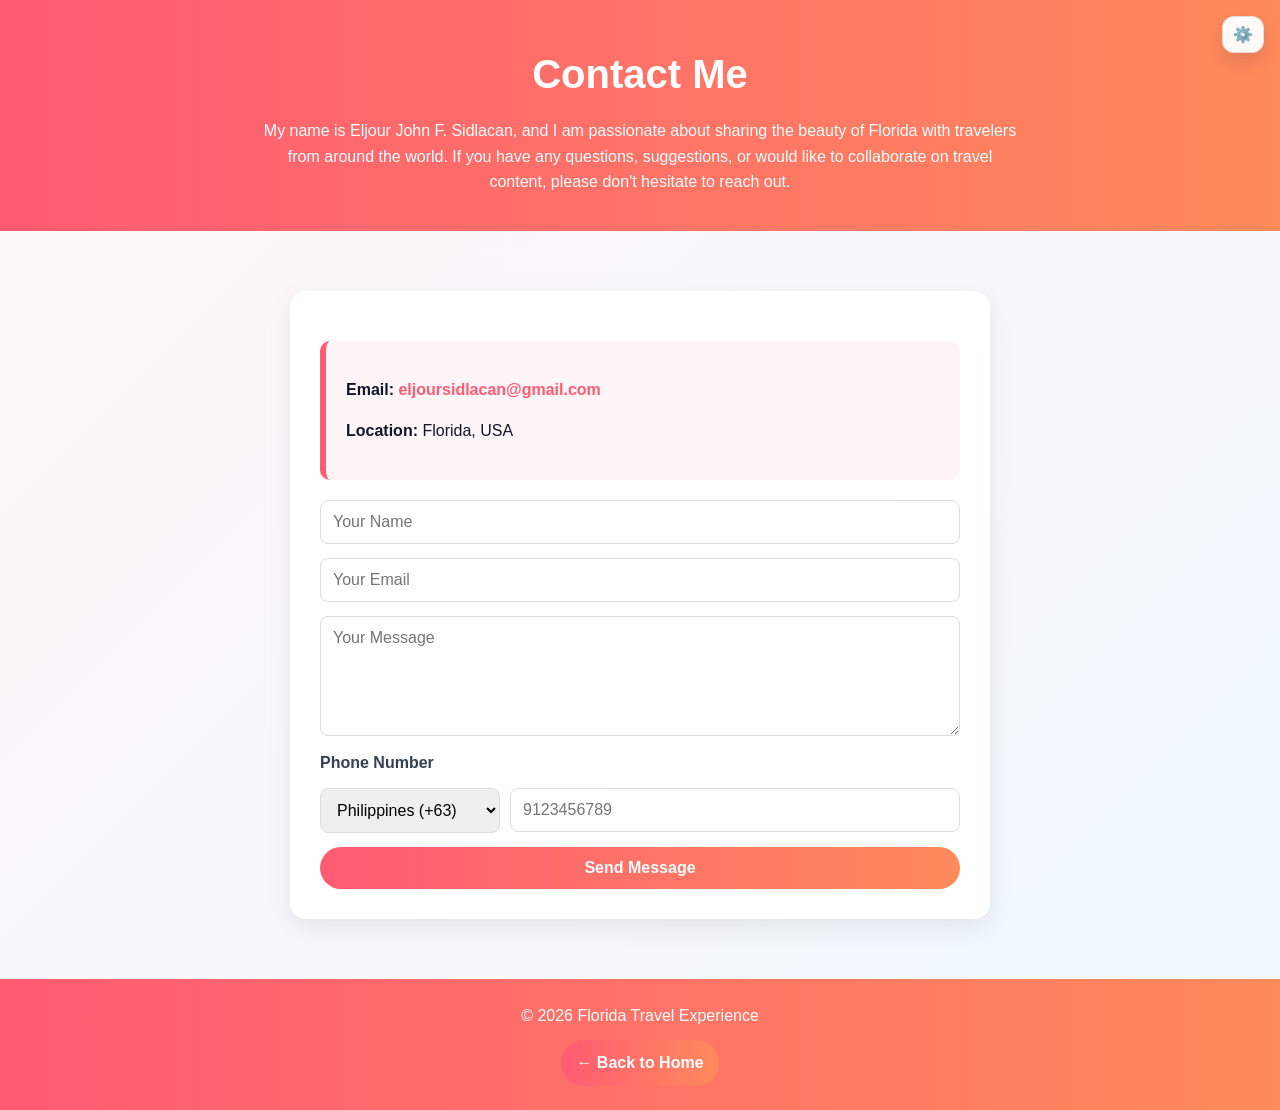
<file: Travel Webpage/TravelContact.html>
﻿<!DOCTYPE html>
<html lang="en">
<head>
    <meta charset="UTF-8">
    <meta name="viewport" content="width=device-width, initial-scale=1.0">
    <title>Contact Florida Travel</title>
        <link rel="stylesheet" href="TravelContact.css">
</head>
<body>
    <header>
        <h1>Contact Me</h1>
        <p>My name is Eljour John F. Sidlacan, and I am passionate about sharing the beauty of Florida with travelers from around the world. If you have any questions, suggestions, or would like to collaborate on travel content, please don't hesitate to reach out. If you would like to plan your Florida adventure or ask about travel ideas, feel free to get in touch.</p>
    </header>

    <div class="utility-menu">
        <button class="utility-btn" id="utilityToggle">⚙️</button>
        <div class="utility-panel" id="utilityPanel">
            <label for="langSelect">Language</label>
            <select id="langSelect">
                <option value="en">English</option>
                <option value="es">Español</option>
                <option value="fil">Filipino</option>
            </select>
            <label class="theme-label">Theme</label>
            <button id="themeToggle" class="utility-btn">Light / Dark</button>
        </div>
    </div>
    <div class="container">
        <div class="contact-box">
            <p><strong>Email:</strong> <a id="contactEmail" href="mailto:eljoursidlacan@gmail.com">eljoursidlacan@gmail.com</a></p>
            <p><strong>Location:</strong> <span id="contactLocation">Florida, USA</span></p>
        </div>

        <form id="contactForm" action="mailto:eljoursidlacan@gmail.com" method="post" enctype="text/plain">
            <input id="fldName" type="text" name="name" minlength="5" maxlength="30" placeholder="Your Name" required>
            <input id="fldEmail" type="email" name="email" placeholder="Your Email" required>
            <textarea id="fldMessage" name="message" maxlength="300" placeholder="Your Message" required></textarea>
            <label class="field-label" for="countrySelect">Phone Number</label>
            <div class="phone-row">
                <select id="countrySelect" class="country-select" name="country">
                    <option value="ph">Philippines (+63)</option>
                    <option value="us">United States (+1)</option>
                    <option value="uk">United Kingdom (+44)</option>
                    <option value="au">Australia (+61)</option>
                </select>
                <input id="fldPhone" class="phone-input" type="text" name="phone" minlength="10" maxlength="10" inputmode="numeric" pattern="9[0-9]{9}" placeholder="9123456789" title="Enter a 10-digit Philippine mobile number starting with 9" required>
            </div>
            <button id="sendBtn" type="submit">Send Message</button>
            <p id="successMessage" class="success-message" role="status" aria-live="polite">Your message was successfully sent.</p>
        </form>

    </div>

    <footer>
        <p>© 2026 Florida Travel Experience</p>
        <a id="backLink" class="back-link" href="TravelWebpage.html">← Back to Home</a>
    </footer>

    <script>
    (function(){
        const toggle = document.getElementById('utilityToggle');
        const panel = document.getElementById('utilityPanel');
        const langSel = document.getElementById('langSelect');
        const themeBtn = document.getElementById('themeToggle');
        const countrySelect = document.getElementById('countrySelect');
        const phoneInput = document.getElementById('fldPhone');
        const sendBtn = document.getElementById('sendBtn');
        const contactForm = document.getElementById('contactForm');
        const successMessage = document.getElementById('successMessage');
        const backLink = document.getElementById('backLink');

        if(new URLSearchParams(window.location.search).get('termsAccepted') === '1'){
            backLink.href = 'TravelWebpage.html?termsAccepted=1';
        }

        const phonePatterns = {
            ph: { placeholder: '9123456789', minLength: 10, maxLength: 10, pattern: '9[0-9]{9}' },
            us: { placeholder: '5551234567', minLength: 10, maxLength: 10, pattern: '[0-9]{10}' },
            uk: { placeholder: '7123456789', minLength: 10, maxLength: 10, pattern: '[0-9]{10}' },
            au: { placeholder: '412345678', minLength: 9, maxLength: 9, pattern: '[0-9]{9}' }
        };

        function sanitizePhone(value){
            return value.replace(/\D/g, '');
        }

        function updatePhoneInput(){
            const config = phonePatterns[countrySelect.value] || phonePatterns.ph;
            phoneInput.value = sanitizePhone(phoneInput.value);
            phoneInput.minLength = config.minLength;
            phoneInput.maxLength = config.maxLength;
            phoneInput.placeholder = config.placeholder;
            phoneInput.setAttribute('inputmode', 'numeric');
            phoneInput.setAttribute('pattern', config.pattern);
        }

        function applyTheme(theme){
            if(theme === 'dark') document.body.classList.add('dark');
            else document.body.classList.remove('dark');
        }

        function applyLanguage(lang){
            const h1 = document.querySelector('header h1');
            const p = document.querySelector('header p');
            const contactEmail = document.getElementById('contactEmail');
            const contactLocation = document.getElementById('contactLocation');
            const backLink = document.getElementById('backLink');
            const sendBtn = document.getElementById('sendBtn');
            const fldName = document.getElementById('fldName');
            const fldEmail = document.getElementById('fldEmail');
            const fldMessage = document.getElementById('fldMessage');

            if(lang === 'es'){
                h1.innerText = 'Contacta conmigo';
                if(p) p.innerText = 'Mi nombre es Eljour John F. Sidlacan, y me apasiona compartir la belleza de Florida con viajeros de todo el mundo. Si tienes preguntas o sugerencias, no dudes en contactarme.';
                if(contactEmail) contactEmail.innerText = 'eljoursidlacan@gmail.com';
                if(contactLocation) contactLocation.innerText = 'Florida, EE. UU.';
                if(backLink) backLink.innerText = '← Volver a inicio';
                if(sendBtn) sendBtn.innerText = 'Enviar mensaje';
                if(fldName) fldName.placeholder = 'Tu nombre';
                if(fldEmail) fldEmail.placeholder = 'Tu correo electrónico';
                if(fldMessage) fldMessage.placeholder = 'Tu mensaje';
            } else if(lang === 'fil') {
                h1.innerText = 'Makipag-ugnayan sa Akin';
                if(p) p.innerText = 'Ang pangalan ko ay Eljour John F. Sidlacan, at nasisiyahan akong ibahagi ang kagandahan ng Florida sa mga manlalakbay mula sa buong mundo. Kung may mga tanong ka, suhestiyon, o nais makipagtulungan sa nilalamang paglalakbay, huwag mag-atubiling makipag-ugnayan.';
                if(contactEmail) contactEmail.innerText = 'eljoursidlacan@gmail.com';
                if(contactLocation) contactLocation.innerText = 'Florida, USA';
                if(backLink) backLink.innerText = '← Bumalik sa Home';
                if(sendBtn) sendBtn.innerText = 'Ipadala ang Mensahe';
                if(fldName) fldName.placeholder = 'Pangalan mo';
                if(fldEmail) fldEmail.placeholder = 'Iyong Email';
                if(fldMessage) fldMessage.placeholder = 'Ang Iyong Mensahe';
            } else {
                h1.innerText = 'Contact Me';
                if(p) p.innerText = 'My name is Eljour John F. Sidlacan, and I am passionate about sharing the beauty of Florida with travelers from around the world. If you have any questions, suggestions, or would like to collaborate on travel content, please don\'t hesitate to reach out.';
                if(contactEmail) contactEmail.innerText = 'eljoursidlacan@gmail.com';
                if(contactLocation) contactLocation.innerText = 'Florida, USA';
                if(backLink) backLink.innerText = '← Back to Home';
                if(sendBtn) sendBtn.innerText = 'Send Message';
                if(fldName) fldName.placeholder = 'Your Name';
                if(fldEmail) fldEmail.placeholder = 'Your Email';
                if(fldMessage) fldMessage.placeholder = 'Your Message';
            }
        }

        countrySelect.addEventListener('change', updatePhoneInput);
        phoneInput.addEventListener('input', function(){
            this.value = sanitizePhone(this.value);
            const config = phonePatterns[countrySelect.value] || phonePatterns.ph;
            if(this.value.length > config.maxLength){
                this.value = this.value.slice(0, config.maxLength);
            }
        });

        sendBtn.addEventListener('click', function(){
            this.classList.remove('pressed');
            void this.offsetWidth;
            this.classList.add('pressed');
            setTimeout(() => this.classList.remove('pressed'), 250);
        });

        contactForm.addEventListener('submit', function(event){
            event.preventDefault();
            successMessage.classList.add('show');
            this.reset();
            updatePhoneInput();
        });

        toggle.addEventListener('click', function(e){
            const open = panel.classList.toggle('show');
            toggle.setAttribute('aria-expanded', open ? 'true' : 'false');
        });

        themeBtn.addEventListener('click', function(){
            const isDark = document.body.classList.toggle('dark');
            try{ localStorage.setItem('siteTheme', isDark ? 'dark' : 'light'); }catch(e){}
        });

        langSel.addEventListener('change', function(){
            applyLanguage(this.value);
            try{ localStorage.setItem('siteLang', this.value); }catch(e){}
        });

        document.addEventListener('DOMContentLoaded', function(){
            try{
                const theme = localStorage.getItem('siteTheme') || 'light';
                applyTheme(theme);
                const lang = localStorage.getItem('siteLang') || 'en';
                langSel.value = lang;
                updatePhoneInput();
                applyLanguage(lang);
            }catch(e){}
        });

        document.addEventListener('click', function(e){
            if(!panel.contains(e.target) && !toggle.contains(e.target)){
                panel.classList.remove('show');
                toggle.setAttribute('aria-expanded','false');
            }
        });
    })();
    </script>
</body>
</html>
</file>
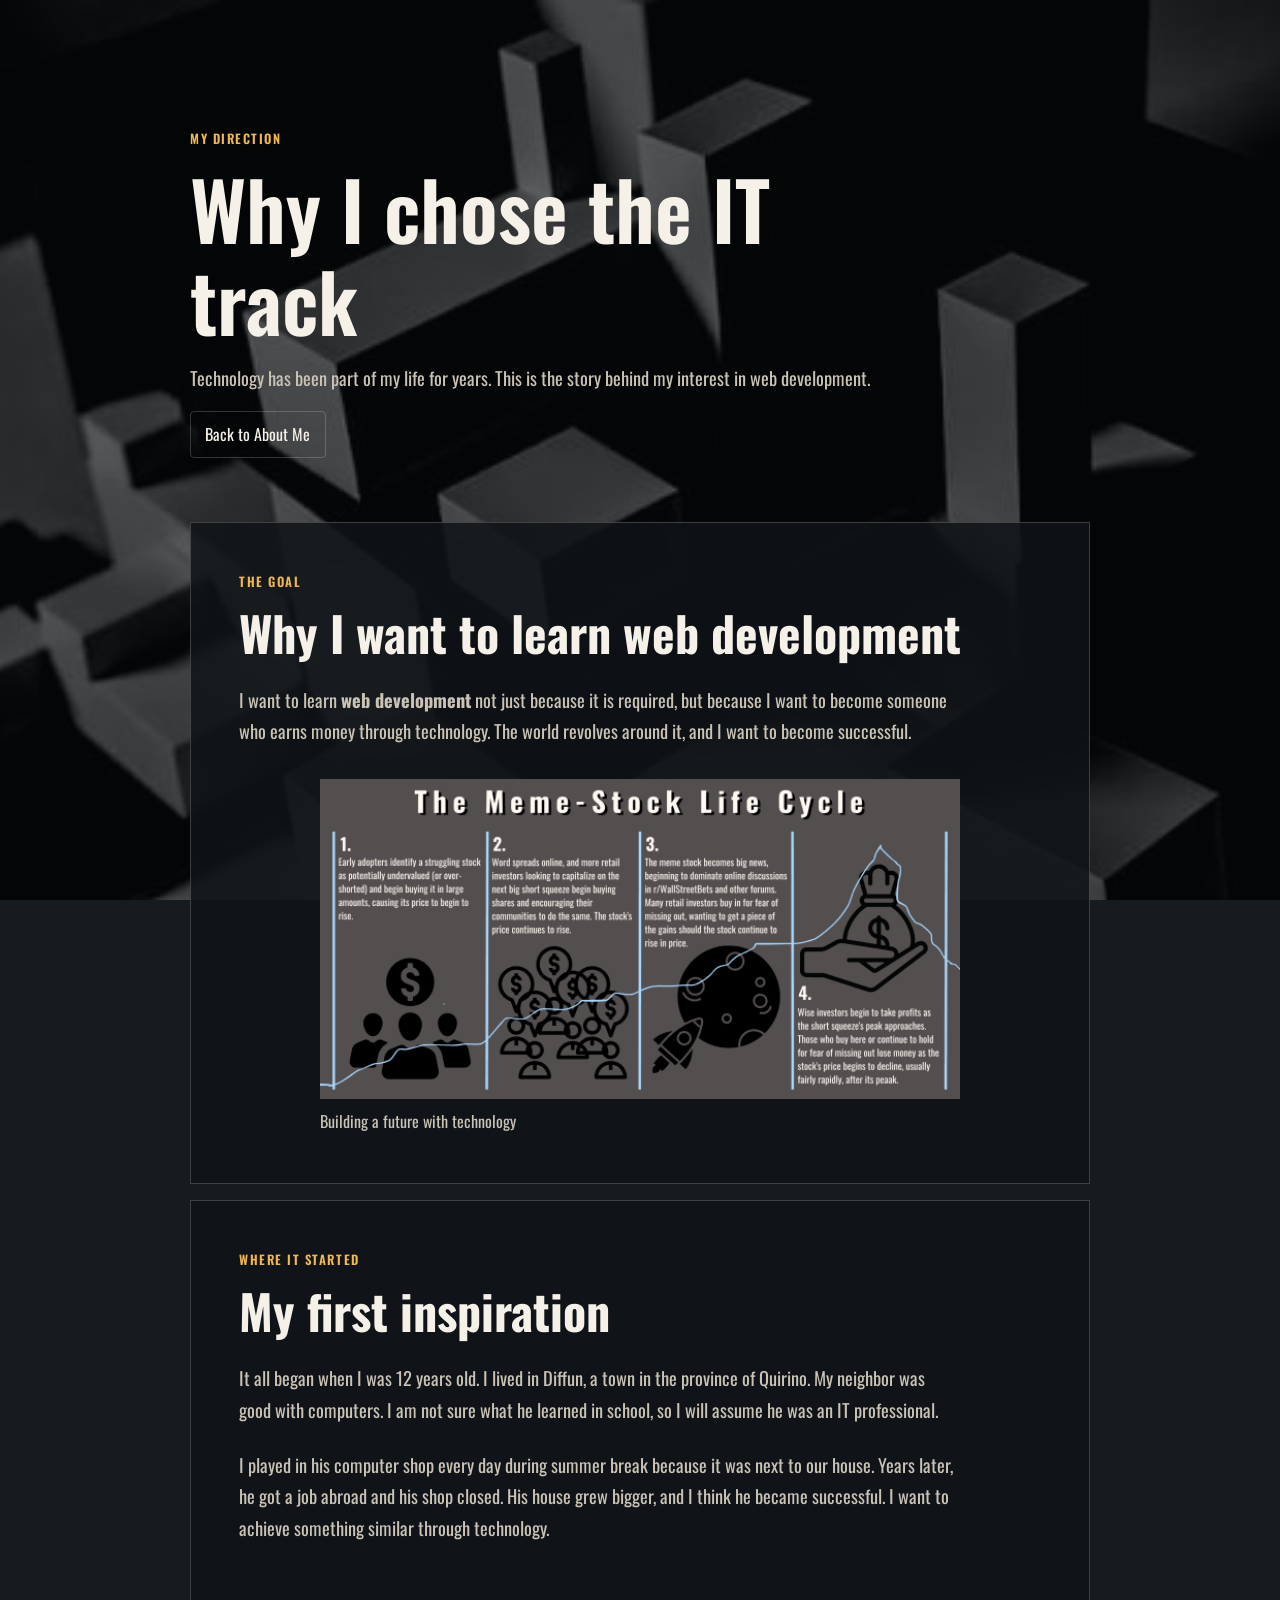
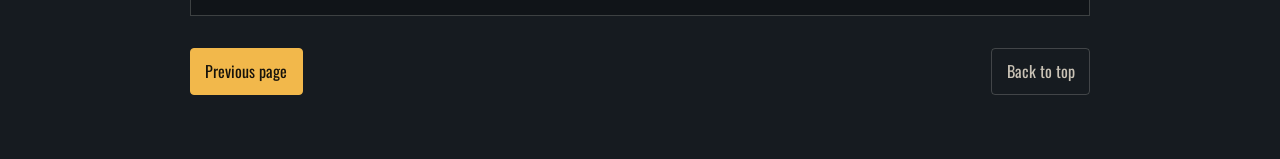
<file: SIDLACAN, ELJOUR JOHN F/Html1/secondpage.html>
<!DOCTYPE html>
<html lang="en">
<head>
  <meta charset="UTF-8">
  <meta name="viewport" content="width=device-width, initial-scale=1.0">
  <title>Why I Chose IT | Eljour John F. Sidlacan</title>
  <link rel="preconnect" href="https://fonts.googleapis.com">
  <link rel="preconnect" href="https://fonts.gstatic.com" crossorigin>
  <link href="https://fonts.googleapis.com/css2?family=Oswald:wght@400;500;600&display=swap" rel="stylesheet">
  <link rel="stylesheet" href="secondpage.css">
</head>
<body>
  <header class="site-header" id="top">
    <p class="eyebrow">My direction</p>
    <h1>Why I chose the IT track</h1>
    <p class="intro">Technology has been part of my life for years. This is the story behind my interest in web development.</p>
    <nav aria-label="Page navigation">
      <a href="index.html">Back to About Me</a>
    </nav>
  </header>

  <main class="content">
    <section class="section">
      <p class="eyebrow">The goal</p>
      <h2>Why I want to learn web development</h2>
      <p>I want to learn <strong>web development</strong> not just because it is required, but because I want to become someone who earns money through technology. The world revolves around it, and I want to become successful.</p>
      <figure class="single-image">
        <img src="Images/Stonkers.png" width="600" height="300" alt="Stonkers illustration">
        <figcaption>Building a future with technology</figcaption>
      </figure>
    </section>

    <section class="section">
      <p class="eyebrow">Where it started</p>
      <h2>My first inspiration</h2>
      <p>It all began when I was 12 years old. I lived in Diffun, a town in the province of Quirino. My neighbor was good with computers. I am not sure what he learned in school, so I will assume he was an IT professional.</p>
      <p>I played in his computer shop every day during summer break because it was next to our house. Years later, he got a job abroad and his shop closed. His house grew bigger, and I think he became successful. I want to achieve something similar through technology.</p>
    </section>
  </main>

  <footer>
    <a class="button-link" href="index.html">Previous page</a>
    <a class="back-to-top" href="#top">Back to top</a>
  </footer>
</body>
</html>
</file>
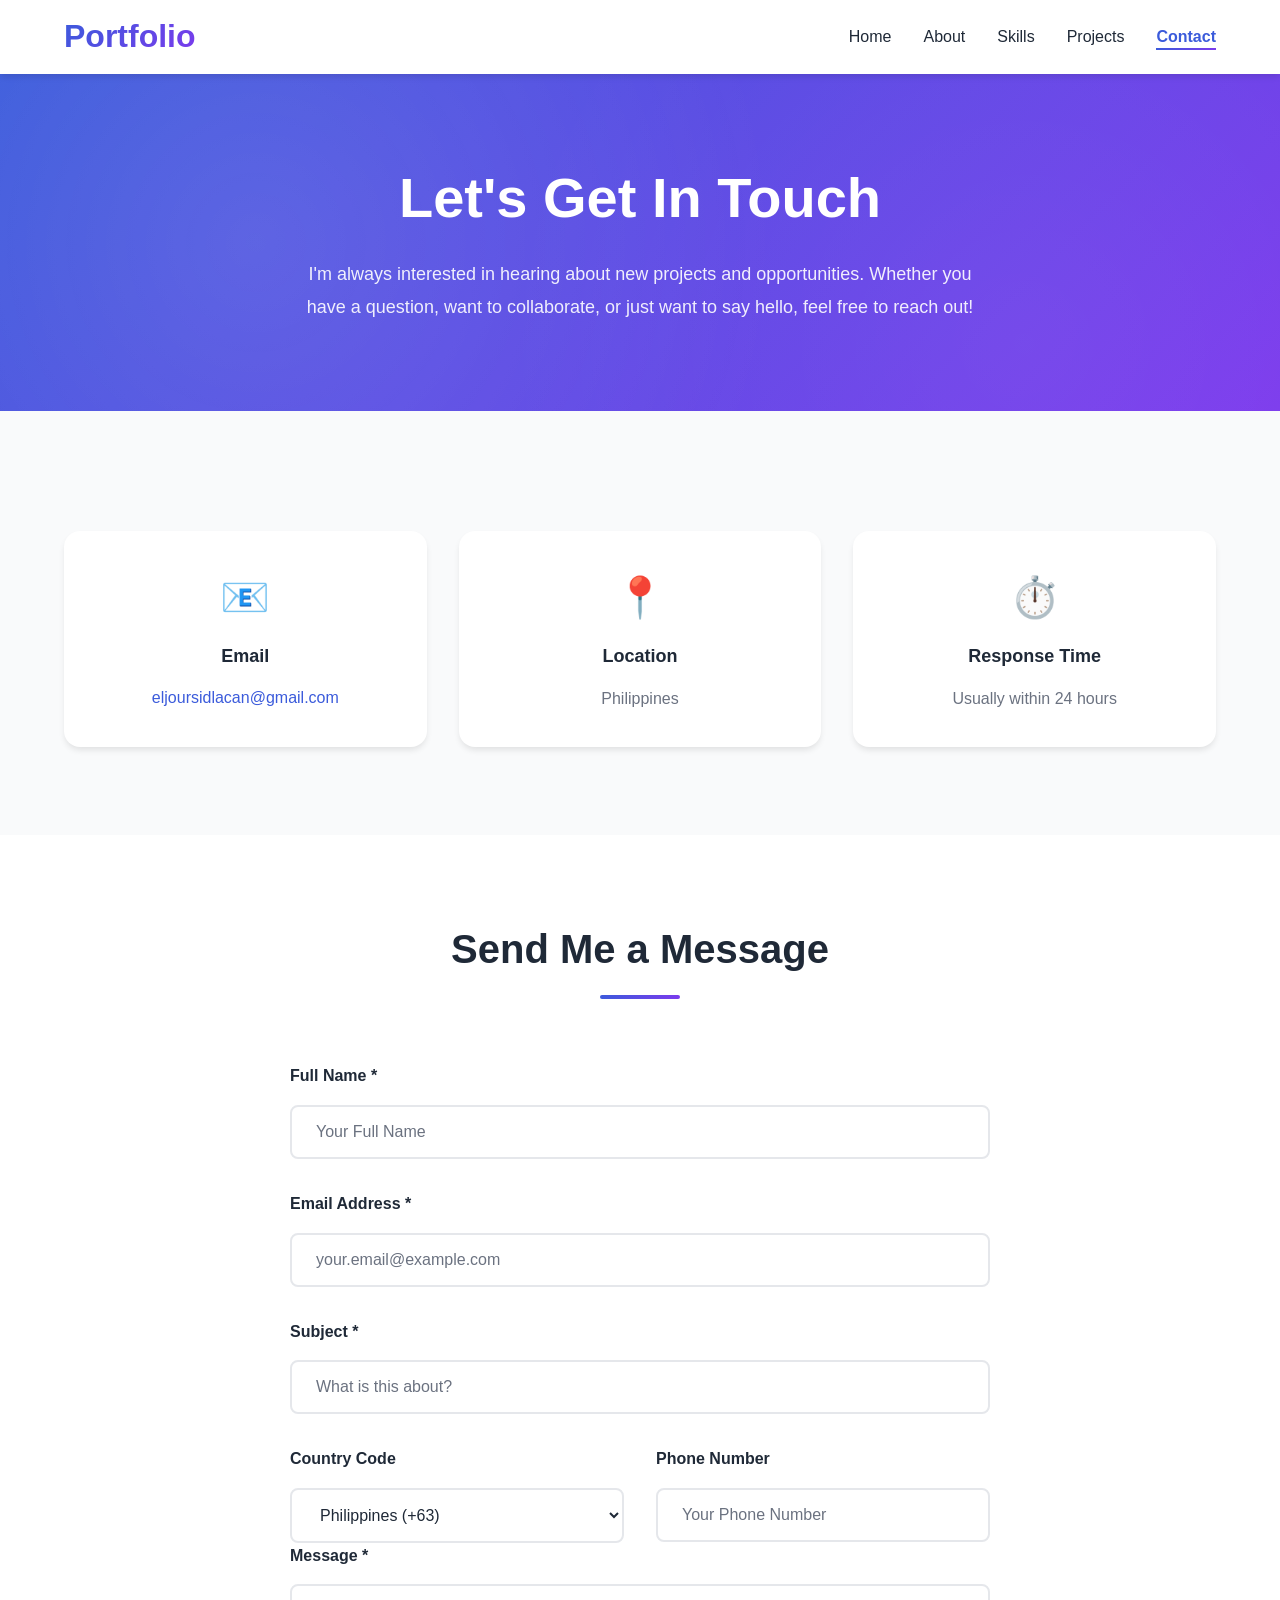
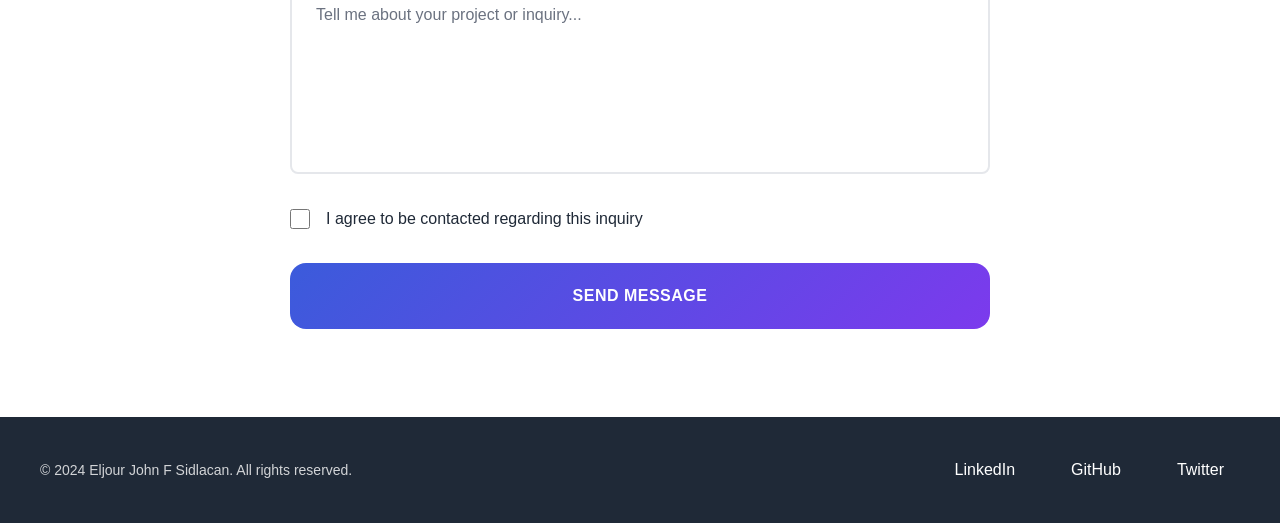
<file: SIDLACAN, ELJOUR JOHN F/Portfolio Website/contact.html>
<!DOCTYPE html>
<html lang="en">
<head>
    <meta charset="UTF-8">
    <meta name="viewport" content="width=device-width, initial-scale=1.0">
    <meta name="description" content="Get in touch with me for web development projects and collaborations">
    <title>Contact Me | Web Developer</title>
    <link href="style.css" rel="stylesheet" type="text/css">
    <link href="contact.css" rel="stylesheet" type="text/css">
</head>
<body>
    <!-- Navigation Header -->
    <header class="navbar">
        <nav class="nav-container">
            <div class="logo">
                <h1>Portfolio</h1>
            </div>
            <ul class="nav-menu">
                <li><a href="Index.html#hero" class="nav-link">Home</a></li>
                <li><a href="Index.html#about" class="nav-link">About</a></li>
                <li><a href="Index.html#skills" class="nav-link">Skills</a></li>
                <li><a href="Index.html#projects" class="nav-link">Projects</a></li>
                <li><a href="contact.html" class="nav-link active">Contact</a></li>
            </ul>
        </nav>
    </header>

    <!-- Main Content -->
    <main>
        <!-- Contact Header Section -->
        <section class="contact-header">
            <div class="container">
                <h1>Let's Get In Touch</h1>
                <p class="contact-intro">I'm always interested in hearing about new projects and opportunities. Whether you have a question, want to collaborate, or just want to say hello, feel free to reach out!</p>
            </div>
        </section>

        <!-- Contact Information Section -->
        <section class="contact-info-section">
            <div class="container">
                <div class="info-cards">
                    <div class="info-card">
                        <div class="info-icon">📧</div>
                        <h3>Email</h3>
                        <a href="mailto:eljoursidlacan@gmail.com">eljoursidlacan@gmail.com</a>
                    </div>
                    <div class="info-card">
                        <div class="info-icon">📍</div>
                        <h3>Location</h3>
                        <p>Philippines</p>
                    </div>
                    <div class="info-card">
                        <div class="info-icon">⏱️</div>
                        <h3>Response Time</h3>
                        <p>Usually within 24 hours</p>
                    </div>
                </div>
            </div>
        </section>

        <!-- Contact Form Section -->
        <section class="contact-form-section">
            <div class="container">
                <h2 class="section-title">Send Me a Message</h2>
                
                <form id="contactForm" class="contact-form">
                    <div class="form-group">
                        <label for="name">Full Name *</label>
                        <input 
                            type="text" 
                            id="name" 
                            name="name" 
                            minlength="3" 
                            maxlength="50" 
                            placeholder="Your Full Name" 
                            required
                        >
                    </div>

                    <div class="form-group">
                        <label for="email">Email Address *</label>
                        <input 
                            type="email" 
                            id="email" 
                            name="email" 
                            placeholder="your.email@example.com" 
                            required
                        >
                    </div>

                    <div class="form-group">
                        <label for="subject">Subject *</label>
                        <input 
                            type="text" 
                            id="subject" 
                            name="subject" 
                            minlength="5" 
                            maxlength="100" 
                            placeholder="What is this about?" 
                            required
                        >
                    </div>

                    <div class="form-row">
                        <div class="form-group">
                            <label for="countryCode">Country Code</label>
                            <select id="countryCode" name="country" class="country-select">
                                <option value="ph">Philippines (+63)</option>
                                <option value="us">United States (+1)</option>
                                <option value="uk">United Kingdom (+44)</option>
                                <option value="au">Australia (+61)</option>
                                <option value="ca">Canada (+1)</option>
                                <option value="in">India (+91)</option>
                            </select>
                        </div>
                        <div class="form-group">
                            <label for="phone">Phone Number</label>
                            <input 
                                type="tel" 
                                id="phone" 
                                name="phone" 
                                minlength="7" 
                                maxlength="15" 
                                inputmode="numeric" 
                                placeholder="Your Phone Number"
                            >
                        </div>
                    </div>

                    <div class="form-group">
                        <label for="message">Message *</label>
                        <textarea 
                            id="message" 
                            name="message" 
                            minlength="10" 
                            maxlength="1000" 
                            rows="6" 
                            placeholder="Tell me about your project or inquiry..." 
                            required
                        ></textarea>
                    </div>

                    <div class="form-group checkbox">
                        <input 
                            type="checkbox" 
                            id="terms" 
                            name="terms" 
                            required
                        >
                        <label for="terms">I agree to be contacted regarding this inquiry</label>
                    </div>

                    <button type="submit" class="submit-btn">Send Message</button>
                    <p id="successMessage" class="success-message" role="status" aria-live="polite">Message sent successfully! I'll get back to you soon.</p>
                </form>
            </div>
        </section>
    </main>

    <!-- Footer -->
    <footer class="footer">
        <div class="footer-content">
            <p>&copy; 2024 Eljour John F Sidlacan. All rights reserved.</p>
            <div class="social-links">
                <a href="#" class="social-link">LinkedIn</a>
                <a href="#" class="social-link">GitHub</a>
                <a href="#" class="social-link">Twitter</a>
            </div>
        </div>
    </footer>

    <script>
        // Handle form submission
        document.getElementById('contactForm').addEventListener('submit', function(e) {
            e.preventDefault();
            
            const name = document.getElementById('name').value;
            const email = document.getElementById('email').value;
            const subject = document.getElementById('subject').value;
            const message = document.getElementById('message').value;
            
            // Create mailto link
            const mailtoLink = `mailto:eljoursidlacan@gmail.com?subject=${encodeURIComponent(subject)}&body=${encodeURIComponent(`Name: ${name}\nEmail: ${email}\n\n${message}`)}`;
            
            // Open email client
            window.location.href = mailtoLink;
            
            // Show success message
            const successMsg = document.getElementById('successMessage');
            successMsg.style.display = 'block';
            
            // Reset form
            this.reset();
            
            // Hide success message after 5 seconds
            setTimeout(() => {
                successMsg.style.display = 'none';
            }, 5000);
        });

        // Add active class to current nav link
        document.querySelectorAll('.nav-link').forEach(link => {
            if (link.getAttribute('href') === 'contact.html') {
                link.classList.add('active');
            }
        });
    </script>
</body>
</html>
</file>
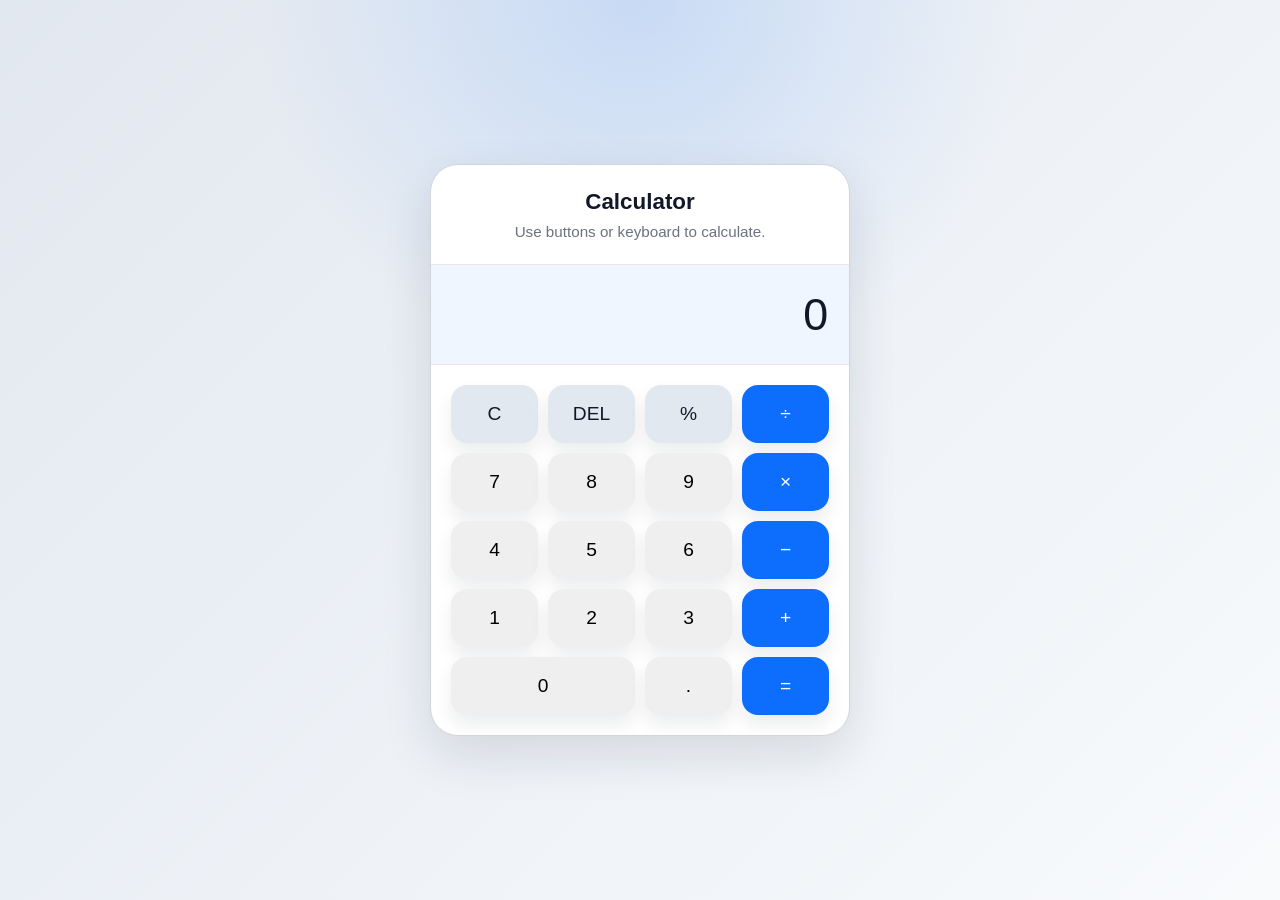
<file: SIDLACAN, ELJOUR JOHN F/Travel Webpage/Calculator.html>
<!DOCTYPE html>
<html lang="en">
<head>
    <meta charset="UTF-8">
    <meta name="viewport" content="width=device-width, initial-scale=1.0">
    <title>Calculator</title>
    <style>
        :root {
            --bg: #f0f4fb;
            --card: #ffffff;
            --primary: #0d6efd;
            --text: #111827;
            --muted: #6b7280;
            --border: #d1d5db;
            font-family: 'Segoe UI', Tahoma, Geneva, Verdana, sans-serif;
        }

        * {
            box-sizing: border-box;
        }

        body {
            margin: 0;
            min-height: 100vh;
            display: grid;
            place-items: center;
            background: radial-gradient(circle at top, rgba(13, 110, 253, 0.15), transparent 35%),
                        linear-gradient(135deg, #e2e8f0, #f8fafc);
            color: var(--text);
        }

        .calculator {
            width: min(420px, calc(100vw - 32px));
            background: var(--card);
            border: 1px solid var(--border);
            border-radius: 28px;
            box-shadow: 0 20px 50px rgba(15, 23, 42, 0.12);
            overflow: hidden;
        }

        .calculator__header {
            padding: 24px;
            text-align: center;
            border-bottom: 1px solid #e5e7eb;
        }

        .calculator__header h1 {
            margin: 0;
            font-size: 1.4rem;
        }

        .calculator__header p {
            margin: 8px 0 0;
            color: var(--muted);
            font-size: 0.95rem;
        }

        .display {
            width: 100%;
            min-height: 88px;
            padding: 24px 20px;
            background: #eff6ff;
            color: #111827;
            text-align: right;
            font-size: clamp(2rem, 3.5vw, 3.2rem);
            letter-spacing: 0.02em;
            border-bottom: 1px solid #e5e7eb;
        }

        .buttons {
            display: grid;
            grid-template-columns: repeat(4, 1fr);
            gap: 10px;
            padding: 20px;
        }

        button {
            border: none;
            border-radius: 16px;
            font-size: 1.2rem;
            padding: 18px 0;
            cursor: pointer;
            transition: transform 0.15s ease, box-shadow 0.15s ease, background-color 0.15s ease;
            box-shadow: 0 10px 18px rgba(15, 23, 42, 0.08);
        }

        button:hover {
            transform: translateY(-1px);
        }

        button:active {
            transform: translateY(1px);
            box-shadow: 0 6px 10px rgba(15, 23, 42, 0.1);
        }

        .button--secondary {
            background: #e2e8f0;
            color: var(--text);
        }

        .button--operator {
            background: var(--primary);
            color: white;
        }

        .button--span-two {
            grid-column: span 2;
        }

        .button--wide {
            grid-column: span 4;
            background: #111827;
            color: white;
        }
    </style>
</head>
<body>
    <div class="calculator" role="application" aria-label="Calculator">
        <div class="calculator__header">
            <h1>Calculator</h1>
            <p>Use buttons or keyboard to calculate.</p>
        </div>
        <div class="display" id="display">0</div>
        <div class="buttons">
            <button type="button" class="button--secondary" data-action="clear">C</button>
            <button type="button" class="button--secondary" data-action="delete">DEL</button>
            <button type="button" class="button--secondary" data-action="percent">%</button>
            <button type="button" class="button--operator" data-action="operator" data-value="/">÷</button>

            <button type="button" data-action="number" data-value="7">7</button>
            <button type="button" data-action="number" data-value="8">8</button>
            <button type="button" data-action="number" data-value="9">9</button>
            <button type="button" class="button--operator" data-action="operator" data-value="*">×</button>

            <button type="button" data-action="number" data-value="4">4</button>
            <button type="button" data-action="number" data-value="5">5</button>
            <button type="button" data-action="number" data-value="6">6</button>
            <button type="button" class="button--operator" data-action="operator" data-value="-">−</button>

            <button type="button" data-action="number" data-value="1">1</button>
            <button type="button" data-action="number" data-value="2">2</button>
            <button type="button" data-action="number" data-value="3">3</button>
            <button type="button" class="button--operator" data-action="operator" data-value="+">+</button>

            <button type="button" class="button--span-two" data-action="number" data-value="0">0</button>
            <button type="button" data-action="number" data-value=".">.</button>
            <button type="button" class="button--operator" data-action="equals">=</button>
        </div>
    </div>

    <script>
        const display = document.getElementById('display');
        let firstOperand = '';
        let secondOperand = '';
        let currentOperator = '';
        let shouldResetDisplay = false;

        function updateDisplay(value) {
            display.textContent = value;
        }

        function resetCalculator() {
            firstOperand = '';
            secondOperand = '';
            currentOperator = '';
            shouldResetDisplay = false;
            updateDisplay('0');
        }

        function appendNumber(number) {
            if (shouldResetDisplay) {
                updateDisplay('0');
                shouldResetDisplay = false;
            }

            if (display.textContent === '0' && number !== '.') {
                updateDisplay(number);
                return;
            }

            if (number === '.' && display.textContent.includes('.')) return;
            updateDisplay(display.textContent + number);
        }

        function chooseOperator(operator) {
            if (currentOperator && !shouldResetDisplay) {
                compute();
            }
            firstOperand = display.textContent;
            currentOperator = operator;
            shouldResetDisplay = true;
        }

        function compute() {
            if (!currentOperator || shouldResetDisplay) return;
            secondOperand = display.textContent;
            const a = parseFloat(firstOperand);
            const b = parseFloat(secondOperand);
            let result = 0;

            switch (currentOperator) {
                case '+': result = a + b; break;
                case '-': result = a - b; break;
                case '*': result = a * b; break;
                case '/': result = b === 0 ? 'Error' : a / b; break;
                default: return;
            }

            if (result !== 'Error') {
                result = parseFloat(result.toFixed(10));
            }

            updateDisplay(result.toString());
            firstOperand = result.toString();
            currentOperator = '';
            shouldResetDisplay = true;
        }

        function deleteLastChar() {
            if (display.textContent.length === 1 || display.textContent === 'Error') {
                updateDisplay('0');
                return;
            }
            updateDisplay(display.textContent.slice(0, -1));
        }

        function applyPercent() {
            const value = parseFloat(display.textContent);
            if (isNaN(value)) return;
            updateDisplay((value / 100).toString());
        }

        document.querySelectorAll('button').forEach(button => {
            button.addEventListener('click', () => {
                const action = button.dataset.action;
                const value = button.dataset.value;

                switch (action) {
                    case 'number':
                        appendNumber(value);
                        break;
                    case 'operator':
                        chooseOperator(value);
                        break;
                    case 'equals':
                        compute();
                        break;
                    case 'clear':
                        resetCalculator();
                        break;
                    case 'delete':
                        deleteLastChar();
                        break;
                    case 'percent':
                        applyPercent();
                        break;
                }
            });
        });

        window.addEventListener('keydown', event => {
            const key = event.key;
            if (key >= '0' && key <= '9') {
                appendNumber(key);
                return;
            }

            if (key === '.') {
                appendNumber(key);
                return;
            }

            if (['+', '-', '*', '/'].includes(key)) {
                chooseOperator(key);
                return;
            }

            if (key === 'Enter' || key === '=') {
                event.preventDefault();
                compute();
                return;
            }

            if (key === 'Backspace') {
                deleteLastChar();
                return;
            }

            if (key.toLowerCase() === 'c') {
                resetCalculator();
            }
        });
    </script>
</body>
</html>
</file>
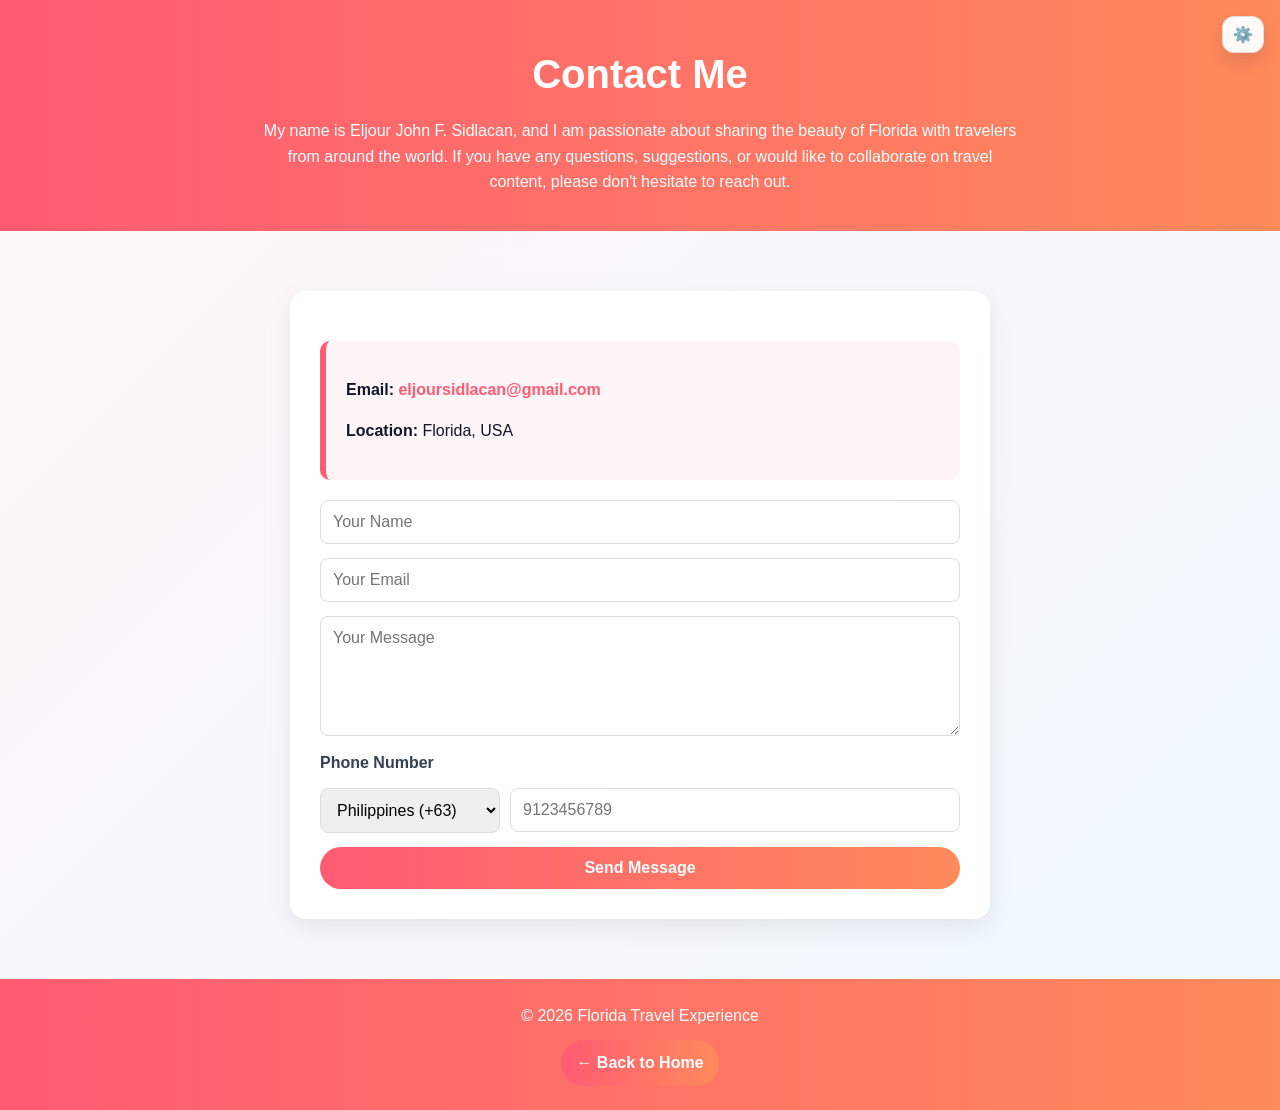
<file: SIDLACAN, ELJOUR JOHN F/Travel Webpage/TravelContact.html>
﻿<!DOCTYPE html>
<html lang="en">
<head>
    <meta charset="UTF-8">
    <meta name="viewport" content="width=device-width, initial-scale=1.0">
    <title>Contact Florida Travel</title>
        <link rel="stylesheet" href="TravelContact.css">
</head>
<body>
    <header>
        <h1>Contact Me</h1>
        <p>My name is Eljour John F. Sidlacan, and I am passionate about sharing the beauty of Florida with travelers from around the world. If you have any questions, suggestions, or would like to collaborate on travel content, please don't hesitate to reach out. If you would like to plan your Florida adventure or ask about travel ideas, feel free to get in touch.</p>
    </header>

    <div class="utility-menu">
        <button class="utility-btn" id="utilityToggle">⚙️</button>
        <div class="utility-panel" id="utilityPanel">
            <label for="langSelect">Language</label>
            <select id="langSelect">
                <option value="en">English</option>
                <option value="es">Español</option>
                <option value="fil">Filipino</option>
            </select>
            <label class="theme-label">Theme</label>
            <button id="themeToggle" class="utility-btn">Light / Dark</button>
        </div>
    </div>
    <div class="container">
        <div class="contact-box">
            <p><strong>Email:</strong> <a id="contactEmail" href="mailto:eljoursidlacan@gmail.com">eljoursidlacan@gmail.com</a></p>
            <p><strong>Location:</strong> <span id="contactLocation">Florida, USA</span></p>
        </div>

        <form id="contactForm" action="mailto:eljoursidlacan@gmail.com" method="post" enctype="text/plain">
            <input id="fldName" type="text" name="name" minlength="5" maxlength="30" placeholder="Your Name" required>
            <input id="fldEmail" type="email" name="email" placeholder="Your Email" required>
            <textarea id="fldMessage" name="message" maxlength="300" placeholder="Your Message" required></textarea>
            <label class="field-label" for="countrySelect">Phone Number</label>
            <div class="phone-row">
                <select id="countrySelect" class="country-select" name="country">
                    <option value="ph">Philippines (+63)</option>
                    <option value="us">United States (+1)</option>
                    <option value="uk">United Kingdom (+44)</option>
                    <option value="au">Australia (+61)</option>
                </select>
                <input id="fldPhone" class="phone-input" type="text" name="phone" minlength="10" maxlength="10" inputmode="numeric" pattern="9[0-9]{9}" placeholder="9123456789" title="Enter a 10-digit Philippine mobile number starting with 9" required>
            </div>
            <button id="sendBtn" type="submit">Send Message</button>
            <p id="successMessage" class="success-message" role="status" aria-live="polite">Your message was successfully sent.</p>
        </form>

    </div>

    <footer>
        <p>© 2026 Florida Travel Experience</p>
        <a id="backLink" class="back-link" href="TravelWebpage.html">← Back to Home</a>
    </footer>

    <script>
    (function(){
        const toggle = document.getElementById('utilityToggle');
        const panel = document.getElementById('utilityPanel');
        const langSel = document.getElementById('langSelect');
        const themeBtn = document.getElementById('themeToggle');
        const countrySelect = document.getElementById('countrySelect');
        const phoneInput = document.getElementById('fldPhone');
        const sendBtn = document.getElementById('sendBtn');
        const contactForm = document.getElementById('contactForm');
        const successMessage = document.getElementById('successMessage');
        const backLink = document.getElementById('backLink');

        if(new URLSearchParams(window.location.search).get('termsAccepted') === '1'){
            backLink.href = 'TravelWebpage.html?termsAccepted=1';
        }

        const phonePatterns = {
            ph: { placeholder: '9123456789', minLength: 10, maxLength: 10, pattern: '9[0-9]{9}' },
            us: { placeholder: '5551234567', minLength: 10, maxLength: 10, pattern: '[0-9]{10}' },
            uk: { placeholder: '7123456789', minLength: 10, maxLength: 10, pattern: '[0-9]{10}' },
            au: { placeholder: '412345678', minLength: 9, maxLength: 9, pattern: '[0-9]{9}' }
        };

        function sanitizePhone(value){
            return value.replace(/\D/g, '');
        }

        function updatePhoneInput(){
            const config = phonePatterns[countrySelect.value] || phonePatterns.ph;
            phoneInput.value = sanitizePhone(phoneInput.value);
            phoneInput.minLength = config.minLength;
            phoneInput.maxLength = config.maxLength;
            phoneInput.placeholder = config.placeholder;
            phoneInput.setAttribute('inputmode', 'numeric');
            phoneInput.setAttribute('pattern', config.pattern);
        }

        function applyTheme(theme){
            if(theme === 'dark') document.body.classList.add('dark');
            else document.body.classList.remove('dark');
        }

        function applyLanguage(lang){
            const h1 = document.querySelector('header h1');
            const p = document.querySelector('header p');
            const contactEmail = document.getElementById('contactEmail');
            const contactLocation = document.getElementById('contactLocation');
            const backLink = document.getElementById('backLink');
            const sendBtn = document.getElementById('sendBtn');
            const fldName = document.getElementById('fldName');
            const fldEmail = document.getElementById('fldEmail');
            const fldMessage = document.getElementById('fldMessage');

            if(lang === 'es'){
                h1.innerText = 'Contacta conmigo';
                if(p) p.innerText = 'Mi nombre es Eljour John F. Sidlacan, y me apasiona compartir la belleza de Florida con viajeros de todo el mundo. Si tienes preguntas o sugerencias, no dudes en contactarme.';
                if(contactEmail) contactEmail.innerText = 'eljoursidlacan@gmail.com';
                if(contactLocation) contactLocation.innerText = 'Florida, EE. UU.';
                if(backLink) backLink.innerText = '← Volver a inicio';
                if(sendBtn) sendBtn.innerText = 'Enviar mensaje';
                if(fldName) fldName.placeholder = 'Tu nombre';
                if(fldEmail) fldEmail.placeholder = 'Tu correo electrónico';
                if(fldMessage) fldMessage.placeholder = 'Tu mensaje';
            } else if(lang === 'fil') {
                h1.innerText = 'Makipag-ugnayan sa Akin';
                if(p) p.innerText = 'Ang pangalan ko ay Eljour John F. Sidlacan, at nasisiyahan akong ibahagi ang kagandahan ng Florida sa mga manlalakbay mula sa buong mundo. Kung may mga tanong ka, suhestiyon, o nais makipagtulungan sa nilalamang paglalakbay, huwag mag-atubiling makipag-ugnayan.';
                if(contactEmail) contactEmail.innerText = 'eljoursidlacan@gmail.com';
                if(contactLocation) contactLocation.innerText = 'Florida, USA';
                if(backLink) backLink.innerText = '← Bumalik sa Home';
                if(sendBtn) sendBtn.innerText = 'Ipadala ang Mensahe';
                if(fldName) fldName.placeholder = 'Pangalan mo';
                if(fldEmail) fldEmail.placeholder = 'Iyong Email';
                if(fldMessage) fldMessage.placeholder = 'Ang Iyong Mensahe';
            } else {
                h1.innerText = 'Contact Me';
                if(p) p.innerText = 'My name is Eljour John F. Sidlacan, and I am passionate about sharing the beauty of Florida with travelers from around the world. If you have any questions, suggestions, or would like to collaborate on travel content, please don\'t hesitate to reach out.';
                if(contactEmail) contactEmail.innerText = 'eljoursidlacan@gmail.com';
                if(contactLocation) contactLocation.innerText = 'Florida, USA';
                if(backLink) backLink.innerText = '← Back to Home';
                if(sendBtn) sendBtn.innerText = 'Send Message';
                if(fldName) fldName.placeholder = 'Your Name';
                if(fldEmail) fldEmail.placeholder = 'Your Email';
                if(fldMessage) fldMessage.placeholder = 'Your Message';
            }
        }

        countrySelect.addEventListener('change', updatePhoneInput);
        phoneInput.addEventListener('input', function(){
            this.value = sanitizePhone(this.value);
            const config = phonePatterns[countrySelect.value] || phonePatterns.ph;
            if(this.value.length > config.maxLength){
                this.value = this.value.slice(0, config.maxLength);
            }
        });

        sendBtn.addEventListener('click', function(){
            this.classList.remove('pressed');
            void this.offsetWidth;
            this.classList.add('pressed');
            setTimeout(() => this.classList.remove('pressed'), 250);
        });

        contactForm.addEventListener('submit', function(event){
            event.preventDefault();
            successMessage.classList.add('show');
            this.reset();
            updatePhoneInput();
        });

        toggle.addEventListener('click', function(e){
            const open = panel.classList.toggle('show');
            toggle.setAttribute('aria-expanded', open ? 'true' : 'false');
        });

        themeBtn.addEventListener('click', function(){
            const isDark = document.body.classList.toggle('dark');
            try{ localStorage.setItem('siteTheme', isDark ? 'dark' : 'light'); }catch(e){}
        });

        langSel.addEventListener('change', function(){
            applyLanguage(this.value);
            try{ localStorage.setItem('siteLang', this.value); }catch(e){}
        });

        document.addEventListener('DOMContentLoaded', function(){
            try{
                const theme = localStorage.getItem('siteTheme') || 'light';
                applyTheme(theme);
                const lang = localStorage.getItem('siteLang') || 'en';
                langSel.value = lang;
                updatePhoneInput();
                applyLanguage(lang);
            }catch(e){}
        });

        document.addEventListener('click', function(e){
            if(!panel.contains(e.target) && !toggle.contains(e.target)){
                panel.classList.remove('show');
                toggle.setAttribute('aria-expanded','false');
            }
        });
    })();
    </script>
</body>
</html>
</file>
<file: Html1/index.css>
:root {
  --ink: #f5f1e8;
  --muted: #c9c2b5;
  --accent: #f2b84b;
  --panel: rgba(16, 20, 24, 0.86);
  --line: rgba(245, 241, 232, 0.2);
  --content-width: 1100px;
}

* {
  box-sizing: border-box;
}

html {
  scroll-behavior: smooth;
}

body {
  min-width: 320px;
  margin: 0;
  color: var(--ink);
  background: #161b20 url("./Grey Cubes.jpg") center / cover fixed no-repeat;
  font-family: "Oswald", sans-serif;
  line-height: 1.6;
}

body::before {
  position: fixed;
  z-index: -1;
  inset: 0;
  background: rgba(8, 11, 14, 0.5);
  content: "";
}

h1,
h2,
h3,
h4,
h5,
h6,
p {
  margin-top: 0;
}

h1,
h2,
h3,
h4,
h5,
h6 {
  line-height: 1.15;
}

h1 {
  max-width: 760px;
  margin-bottom: 1rem;
  font-size: clamp(2.5rem, 7vw, 5.5rem);
  font-weight: 600;
}

h2 {
  margin-bottom: 1.5rem;
  font-size: clamp(1.8rem, 4vw, 3rem);
}

.site-header,
.content,
footer {
  width: min(var(--content-width), calc(100% - 2rem));
  margin-inline: auto;
}

.site-header {
  padding: 8rem 0 4rem;
}

.eyebrow {
  margin-bottom: 0.75rem;
  color: var(--accent);
  font-size: 0.8rem;
  font-weight: 600;
  letter-spacing: 0.12em;
  text-transform: uppercase;
}

.intro {
  max-width: 680px;
  margin-bottom: 2rem;
  color: var(--muted);
  font-size: 1.2rem;
}

nav {
  display: flex;
  flex-wrap: wrap;
  gap: 0.6rem;
}

a {
  color: var(--ink);
}

nav a,
.button-link,
.back-to-top {
  display: inline-block;
  padding: 0.55rem 0.9rem;
  border: 1px solid var(--line);
  border-radius: 4px;
  text-decoration: none;
  transition: border-color 160ms ease, color 160ms ease, background-color 160ms ease;
}

nav a:hover,
nav a:focus-visible,
.button-link:hover,
.button-link:focus-visible,
.back-to-top:hover,
.back-to-top:focus-visible {
  border-color: var(--accent);
  color: #17130b;
  background: var(--accent);
}

.content {
  display: grid;
  gap: 1rem;
}

.section {
  padding: clamp(1.25rem, 4vw, 3rem);
  border: 1px solid var(--line);
  background: var(--panel);
}

.image-gallery,
.manwha-covers {
  display: grid;
  gap: 1.5rem;
  margin: 0;
  padding: 0;
}

.game-images {
  grid-template-columns: repeat(3, minmax(0, 1fr));
}

.manwha-covers {
  grid-template-columns: repeat(3, minmax(0, 1fr));
}

figure {
  margin: 0;
}

figure img {
  display: block;
  width: 100%;
  height: auto;
  object-fit: cover;
}

.game-images img {
  aspect-ratio: 1;
}

.manwha-cover {
  aspect-ratio: 373 / 536;
}

figcaption {
  padding-top: 0.6rem;
  color: var(--muted);
  font-size: 1rem;
}

figcaption .button-link {
  display: block;
  text-align: center;
}

.anime-section > p:not(.eyebrow) {
  max-width: 780px;
  color: var(--muted);
  font-size: 1.15rem;
}

.quote-list {
  margin: 2rem 0;
  padding-left: 1.25rem;
  border-left: 3px solid var(--accent);
}

.quote-list h3,
.quote-list h4,
.quote-list h5,
.quote-list h6 {
  margin-bottom: 0.5rem;
}

.single-image {
  max-width: 640px;
  margin: 2rem auto;
}

video {
  display: block;
  width: min(100%, 640px);
  height: auto;
  margin: 2rem auto 0;
}

.quiz fieldset {
  display: flex;
  flex-wrap: wrap;
  gap: 0.75rem 1.5rem;
  margin: 0;
  padding: 1rem;
  border: 1px solid var(--line);
}

.quiz legend {
  padding-inline: 0.5rem;
  color: var(--muted);
}

.quiz label {
  color: var(--ink);
  cursor: pointer;
}

footer {
  display: flex;
  flex-wrap: wrap;
  justify-content: space-between;
  gap: 1rem;
  padding: 2rem 0 4rem;
}

.button-link {
  border-color: var(--accent);
  color: #17130b;
  background: var(--accent);
}

.back-to-top {
  color: var(--muted);
}

@media (max-width: 700px) {
  .site-header {
    padding: 4rem 0 2rem;
  }

  .game-images,
  .manwha-covers {
    grid-template-columns: 1fr;
  }

  .game-images figure,
  .manwha-covers figure {
    width: min(100%, 373px);
    margin-inline: auto;
  }

  .quiz fieldset {
    display: grid;
  }
}
</file>
<file: SIDLACAN, ELJOUR JOHN F/Html1/index.css>
:root {
  --ink: #f5f1e8;
  --muted: #c9c2b5;
  --accent: #f2b84b;
  --panel: rgba(16, 20, 24, 0.86);
  --line: rgba(245, 241, 232, 0.2);
  --content-width: 1100px;
}

* {
  box-sizing: border-box;
}

html {
  scroll-behavior: smooth;
}

body {
  min-width: 320px;
  margin: 0;
  color: var(--ink);
  background: #161b20 url("./Grey Cubes.jpg") center / cover fixed no-repeat;
  font-family: "Oswald", sans-serif;
  line-height: 1.6;
}

body::before {
  position: fixed;
  z-index: -1;
  inset: 0;
  background: rgba(8, 11, 14, 0.5);
  content: "";
}

h1,
h2,
h3,
h4,
h5,
h6,
p {
  margin-top: 0;
}

h1,
h2,
h3,
h4,
h5,
h6 {
  line-height: 1.15;
}

h1 {
  max-width: 760px;
  margin-bottom: 1rem;
  font-size: clamp(2.5rem, 7vw, 5.5rem);
  font-weight: 600;
}

h2 {
  margin-bottom: 1.5rem;
  font-size: clamp(1.8rem, 4vw, 3rem);
}

.site-header,
.content,
footer {
  width: min(var(--content-width), calc(100% - 2rem));
  margin-inline: auto;
}

.site-header {
  padding: 8rem 0 4rem;
}

.eyebrow {
  margin-bottom: 0.75rem;
  color: var(--accent);
  font-size: 0.8rem;
  font-weight: 600;
  letter-spacing: 0.12em;
  text-transform: uppercase;
}

.intro {
  max-width: 680px;
  margin-bottom: 2rem;
  color: var(--muted);
  font-size: 1.2rem;
}

nav {
  display: flex;
  flex-wrap: wrap;
  gap: 0.6rem;
}

a {
  color: var(--ink);
}

nav a,
.button-link,
.back-to-top {
  display: inline-block;
  padding: 0.55rem 0.9rem;
  border: 1px solid var(--line);
  border-radius: 4px;
  text-decoration: none;
  transition: border-color 160ms ease, color 160ms ease, background-color 160ms ease;
}

nav a:hover,
nav a:focus-visible,
.button-link:hover,
.button-link:focus-visible,
.back-to-top:hover,
.back-to-top:focus-visible {
  border-color: var(--accent);
  color: #17130b;
  background: var(--accent);
}

.content {
  display: grid;
  gap: 1rem;
}

.section {
  padding: clamp(1.25rem, 4vw, 3rem);
  border: 1px solid var(--line);
  background: var(--panel);
}

.image-gallery,
.manwha-covers {
  display: grid;
  gap: 1.5rem;
  margin: 0;
  padding: 0;
}

.game-images {
  grid-template-columns: repeat(3, minmax(0, 1fr));
}

.manwha-covers {
  grid-template-columns: repeat(3, minmax(0, 1fr));
}

figure {
  margin: 0;
}

figure img {
  display: block;
  width: 100%;
  height: auto;
  object-fit: cover;
}

.game-images img {
  aspect-ratio: 1;
}

.manwha-cover {
  aspect-ratio: 373 / 536;
}

figcaption {
  padding-top: 0.6rem;
  color: var(--muted);
  font-size: 1rem;
}

figcaption .button-link {
  display: block;
  text-align: center;
}

.anime-section > p:not(.eyebrow) {
  max-width: 780px;
  color: var(--muted);
  font-size: 1.15rem;
}

.quote-list {
  margin: 2rem 0;
  padding-left: 1.25rem;
  border-left: 3px solid var(--accent);
}

.quote-list h3,
.quote-list h4,
.quote-list h5,
.quote-list h6 {
  margin-bottom: 0.5rem;
}

.single-image {
  max-width: 640px;
  margin: 2rem auto;
}

video {
  display: block;
  width: min(100%, 640px);
  height: auto;
  margin: 2rem auto 0;
}

.quiz fieldset {
  display: flex;
  flex-wrap: wrap;
  gap: 0.75rem 1.5rem;
  margin: 0;
  padding: 1rem;
  border: 1px solid var(--line);
}

.quiz legend {
  padding-inline: 0.5rem;
  color: var(--muted);
}

.quiz label {
  color: var(--ink);
  cursor: pointer;
}

footer {
  display: flex;
  flex-wrap: wrap;
  justify-content: space-between;
  gap: 1rem;
  padding: 2rem 0 4rem;
}

.button-link {
  border-color: var(--accent);
  color: #17130b;
  background: var(--accent);
}

.back-to-top {
  color: var(--muted);
}

@media (max-width: 700px) {
  .site-header {
    padding: 4rem 0 2rem;
  }

  .game-images,
  .manwha-covers {
    grid-template-columns: 1fr;
  }

  .game-images figure,
  .manwha-covers figure {
    width: min(100%, 373px);
    margin-inline: auto;
  }

  .quiz fieldset {
    display: grid;
  }
}
</file>
<file: SIDLACAN, ELJOUR JOHN F/Portfolio Website/style.css>
/* ===============================================
   CSS VARIABLES - COLOR & THEME
   =============================================== */

:root {
    /* Primary Colors - Blue & Purple Gradient Theme */
    --primary-blue: #3B5BDB;
    --primary-purple: #7C3AED;
    --accent-blue: #2E5FB8;
    --accent-purple: #6D28D9;
    
    /* Gradients */
    --gradient-main: linear-gradient(135deg, #3B5BDB 0%, #7C3AED 100%);
    --gradient-hover: linear-gradient(135deg, #2E5FB8 0%, #6D28D9 100%);
    --gradient-light: linear-gradient(135deg, #5B7BFF 0%, #A78BFA 100%);
    
    /* Neutral Colors */
    --text-dark: #1F2937;
    --text-light: #6B7280;
    --bg-light: #FFFFFF;
    --bg-alt: #F9FAFB;
    --border-color: #E5E7EB;
    
    /* Spacing */
    --spacing-xs: 0.5rem;
    --spacing-sm: 1rem;
    --spacing-md: 1.5rem;
    --spacing-lg: 2rem;
    --spacing-xl: 3rem;
    --spacing-2xl: 4rem;
    
    /* Typography */
    --font-family: 'Segoe UI', Tahoma, Geneva, Verdana, sans-serif;
    --font-size-sm: 0.875rem;
    --font-size-base: 1rem;
    --font-size-lg: 1.125rem;
    --font-size-xl: 1.5rem;
    --font-size-2xl: 2rem;
    --font-size-3xl: 2.5rem;
    --font-size-4xl: 3.5rem;
    
    /* Transitions */
    --transition-fast: 0.2s ease;
    --transition-base: 0.3s ease;
    --transition-slow: 0.5s ease;
    
    /* Border Radius */
    --radius-sm: 0.375rem;
    --radius-md: 0.5rem;
    --radius-lg: 1rem;
    --radius-xl: 1.5rem;
    
    /* Shadows */
    --shadow-sm: 0 1px 2px 0 rgba(0, 0, 0, 0.05);
    --shadow-md: 0 4px 6px -1px rgba(0, 0, 0, 0.1);
    --shadow-lg: 0 10px 15px -3px rgba(0, 0, 0, 0.1);
    --shadow-xl: 0 20px 25px -5px rgba(0, 0, 0, 0.1);
}

/* ===============================================
   GLOBAL STYLES
   =============================================== */

* {
    margin: 0;
    padding: 0;
    box-sizing: border-box;
}

html {
    scroll-behavior: smooth;
}

body {
    font-family: var(--font-family);
    color: var(--text-dark);
    background-color: var(--bg-light);
    line-height: 1.6;
    font-size: var(--font-size-base);
}

/* ===============================================
   TYPOGRAPHY
   =============================================== */

h1, h2, h3, h4, h5, h6 {
    font-weight: 700;
    line-height: 1.3;
    color: var(--text-dark);
}

h1 {
    font-size: var(--font-size-4xl);
}

h2 {
    font-size: var(--font-size-3xl);
}

h3 {
    font-size: var(--font-size-xl);
}

p {
    color: var(--text-light);
    font-size: var(--font-size-base);
    line-height: 1.8;
}

a {
    color: var(--primary-blue);
    text-decoration: none;
    transition: color var(--transition-base);
}

a:hover {
    color: var(--accent-purple);
}

/* ===============================================
   CONTAINER & LAYOUT
   =============================================== */

.container {
    max-width: 1200px;
    margin: 0 auto;
    padding: var(--spacing-md);
}

section {
    padding: var(--spacing-2xl) var(--spacing-md);
}

/* ===============================================
   NAVIGATION BAR
   =============================================== */

.navbar {
    position: sticky;
    top: 0;
    background: var(--bg-light);
    box-shadow: var(--shadow-md);
    z-index: 100;
    transition: background var(--transition-base);
}

.nav-container {
    max-width: 1200px;
    margin: 0 auto;
    padding: var(--spacing-sm) var(--spacing-md);
    display: flex;
    justify-content: space-between;
    align-items: center;
}

.logo h1 {
    background: var(--gradient-main);
    -webkit-background-clip: text;
    -webkit-text-fill-color: transparent;
    background-clip: text;
    font-size: var(--font-size-2xl);
}

.nav-menu {
    display: flex;
    list-style: none;
    gap: var(--spacing-lg);
}

.nav-link {
    color: var(--text-dark);
    font-weight: 500;
    font-size: var(--font-size-base);
    position: relative;
    transition: color var(--transition-base);
}

.nav-link::after {
    content: '';
    position: absolute;
    bottom: -5px;
    left: 0;
    width: 0;
    height: 2px;
    background: var(--gradient-main);
    transition: width var(--transition-base);
}

.nav-link:hover {
    color: var(--primary-blue);
}

.nav-link:hover::after {
    width: 100%;
}

/* ===============================================
   HERO SECTION
   =============================================== */

.hero {
    background: var(--gradient-main);
    color: var(--bg-light);
    min-height: 80vh;
    display: flex;
    align-items: center;
    justify-content: center;
    padding: var(--spacing-lg);
    position: relative;
    overflow: hidden;
}

.hero::before {
    content: '';
    position: absolute;
    top: 0;
    left: 0;
    right: 0;
    bottom: 0;
    background: radial-gradient(circle at 20% 50%, rgba(255, 255, 255, 0.1) 0%, transparent 50%),
                radial-gradient(circle at 80% 80%, rgba(255, 255, 255, 0.05) 0%, transparent 50%);
    pointer-events: none;
}

.hero-container {
    position: relative;
    z-index: 1;
    max-width: 1200px;
    width: 100%;
    display: flex;
    align-items: center;
    gap: var(--spacing-2xl);
    animation: fadeInUp 0.8s ease-out;
}

.hero-content {
    flex: 1;
    min-width: 0;
}

.hero-title {
    font-size: var(--font-size-4xl);
    margin-bottom: var(--spacing-md);
    font-weight: 800;
    color: var(--bg-light);
}

.hero-subtitle {
    font-size: var(--font-size-lg);
    margin-bottom: var(--spacing-md);
    color: rgba(255, 255, 255, 0.9);
    font-weight: 600;
}

.hero-description {
    font-size: var(--font-size-base);
    margin-bottom: var(--spacing-lg);
    color: rgba(255, 255, 255, 0.85);
    line-height: 1.8;
    max-width: 500px;
}

.hero-info {
    display: flex;
    flex-direction: column;
    gap: var(--spacing-md);
    margin-bottom: var(--spacing-lg);
}

.info-item {
    display: flex;
    align-items: center;
    gap: var(--spacing-sm);
    font-size: var(--font-size-base);
}

.info-label {
    font-weight: 600;
    color: rgba(255, 255, 255, 0.9);
    min-width: 70px;
}

.info-item a {
    color: var(--bg-light);
    text-decoration: underline;
    transition: opacity var(--transition-base);
}

.info-item a:hover {
    opacity: 0.8;
    color: var(--bg-light);
}

.info-item span {
    color: rgba(255, 255, 255, 0.9);
}

.status-badge {
    display: inline-block;
    background: rgba(255, 255, 255, 0.2);
    border: 1px solid rgba(255, 255, 255, 0.3);
    padding: var(--spacing-xs) var(--spacing-md);
    border-radius: var(--radius-lg);
    font-size: var(--font-size-sm);
    font-weight: 600;
}

.hero-image {
    flex: 1;
    display: flex;
    justify-content: center;
    align-items: center;
    min-width: 0;
}

.profile-pic {
    width: 100%;
    max-width: 350px;
    height: auto;
    border-radius: var(--radius-xl);
    border: 4px solid rgba(255, 255, 255, 0.2);
    box-shadow: 0 10px 40px rgba(0, 0, 0, 0.2);
    object-fit: cover;
    transition: transform var(--transition-base), box-shadow var(--transition-base);
}

.profile-pic:hover {
    transform: translateY(-5px);
    box-shadow: 0 15px 50px rgba(0, 0, 0, 0.3);
}

/* ===============================================
   CTA BUTTON
   =============================================== */

.cta-button {
    display: inline-block;
    padding: var(--spacing-sm) var(--spacing-lg);
    background: var(--bg-light);
    color: var(--primary-purple);
    border: 2px solid var(--bg-light);
    border-radius: var(--radius-lg);
    font-weight: 600;
    font-size: var(--font-size-base);
    cursor: pointer;
    transition: all var(--transition-base);
    text-decoration: none;
}

.cta-button:hover {
    background: transparent;
    color: var(--bg-light);
    transform: translateY(-2px);
    box-shadow: 0 5px 20px rgba(0, 0, 0, 0.2);
}

/* ===============================================
   ABOUT SECTION
   =============================================== */

.about {
    background: var(--bg-alt);
}

.section-title {
    text-align: center;
    margin-bottom: var(--spacing-2xl);
    font-size: var(--font-size-3xl);
    position: relative;
    padding-bottom: var(--spacing-md);
}

.section-title::after {
    content: '';
    position: absolute;
    bottom: 0;
    left: 50%;
    transform: translateX(-50%);
    width: 80px;
    height: 4px;
    background: var(--gradient-main);
    border-radius: var(--radius-md);
}

.about-content {
    max-width: 800px;
    margin: 0 auto;
    text-align: center;
}

.about-content p {
    margin-bottom: var(--spacing-lg);
    font-size: var(--font-size-lg);
    line-height: 1.9;
}

.about-content p:last-child {
    margin-bottom: 0;
}

/* ===============================================
   SKILLS SECTION
   =============================================== */

.skills {
    background: var(--bg-light);
}

.skills-grid {
    display: grid;
    grid-template-columns: repeat(auto-fit, minmax(250px, 1fr));
    gap: var(--spacing-lg);
    margin-top: var(--spacing-lg);
}

.skill-card {
    background: var(--bg-alt);
    padding: var(--spacing-lg);
    border-radius: var(--radius-lg);
    text-align: center;
    border: 2px solid transparent;
    transition: all var(--transition-base);
    box-shadow: var(--shadow-md);
}

.skill-card:hover {
    border-color: var(--primary-blue);
    transform: translateY(-5px);
    box-shadow: var(--shadow-lg);
}

.skill-card h3 {
    margin-bottom: var(--spacing-sm);
    background: var(--gradient-main);
    -webkit-background-clip: text;
    -webkit-text-fill-color: transparent;
    background-clip: text;
}

.skill-card p {
    color: var(--text-light);
    font-size: var(--font-size-sm);
}

/* ===============================================
   PROJECTS SECTION
   =============================================== */

.projects {
    background: var(--bg-alt);
}

.projects-grid {
    display: grid;
    grid-template-columns: repeat(auto-fit, minmax(320px, 1fr));
    gap: var(--spacing-lg);
    margin-top: var(--spacing-lg);
}

.project-card {
    background: var(--bg-light);
    border-radius: var(--radius-lg);
    padding: var(--spacing-lg);
    box-shadow: var(--shadow-md);
    transition: all var(--transition-base);
    border-left: 4px solid transparent;
    display: flex;
    flex-direction: column;
}

.project-card:hover {
    transform: translateY(-8px);
    box-shadow: var(--shadow-xl);
    border-left-color: var(--primary-blue);
}

.project-header {
    display: flex;
    justify-content: space-between;
    align-items: flex-start;
    margin-bottom: var(--spacing-md);
}

.project-header h3 {
    flex: 1;
    margin: 0;
}

.project-tag {
    background: var(--gradient-light);
    color: var(--bg-light);
    padding: var(--spacing-xs) var(--spacing-sm);
    border-radius: var(--radius-md);
    font-size: var(--font-size-sm);
    font-weight: 600;
    white-space: nowrap;
    margin-left: var(--spacing-sm);
}

.project-card p {
    flex: 1;
    margin-bottom: var(--spacing-md);
    color: var(--text-light);
}

.project-links {
    display: flex;
    gap: var(--spacing-md);
    flex-wrap: wrap;
}

.project-link {
    padding: var(--spacing-xs) var(--spacing-md);
    border-radius: var(--radius-md);
    font-weight: 600;
    font-size: var(--font-size-sm);
    transition: all var(--transition-base);
    border: 2px solid var(--primary-blue);
    color: var(--primary-blue);
}

.project-link:hover {
    background: var(--primary-blue);
    color: var(--bg-light);
    transform: translateX(2px);
}

.project-link.secondary {
    border-color: var(--primary-purple);
    color: var(--primary-purple);
}

.project-link.secondary:hover {
    background: var(--primary-purple);
    color: var(--bg-light);
}

/* ===============================================
   CONTACT SECTION
   =============================================== */

.contact {
    background: var(--gradient-main);
    color: var(--bg-light);
    text-align: center;
}

.contact .section-title {
    color: var(--bg-light);
}

.contact .section-title::after {
    background: rgba(255, 255, 255, 0.8);
}

.contact-subtitle {
    font-size: var(--font-size-lg);
    margin-bottom: var(--spacing-xl);
    color: rgba(255, 255, 255, 0.9);
}

.contact-content {
    max-width: 600px;
    margin: 0 auto;
    display: flex;
    flex-direction: column;
    gap: var(--spacing-lg);
    align-items: center;
}

.contact-info {
    margin-top: var(--spacing-lg);
    font-size: var(--font-size-base);
}

.contact-info p {
    margin-bottom: var(--spacing-sm);
    color: rgba(255, 255, 255, 0.9);
}

/* ===============================================
   FOOTER
   =============================================== */

.footer {
    background: var(--text-dark);
    color: var(--bg-light);
    text-align: center;
    padding: var(--spacing-lg) var(--spacing-md);
}

.footer-content {
    max-width: 1200px;
    margin: 0 auto;
    display: flex;
    justify-content: space-between;
    align-items: center;
    flex-wrap: wrap;
    gap: var(--spacing-lg);
}

.footer-content p {
    color: rgba(255, 255, 255, 0.8);
    font-size: var(--font-size-sm);
    margin: 0;
}

.social-links {
    display: flex;
    gap: var(--spacing-md);
    list-style: none;
}

.social-link {
    color: var(--bg-light);
    font-weight: 500;
    padding: var(--spacing-xs) var(--spacing-sm);
    border-radius: var(--radius-md);
    transition: all var(--transition-base);
}

.social-link:hover {
    background: var(--primary-blue);
    color: var(--bg-light);
}

/* ===============================================
   ANIMATIONS
   =============================================== */

@keyframes fadeInUp {
    from {
        opacity: 0;
        transform: translateY(30px);
    }
    to {
        opacity: 1;
        transform: translateY(0);
    }
}

@keyframes slideInRight {
    from {
        opacity: 0;
        transform: translateX(30px);
    }
    to {
        opacity: 1;
        transform: translateX(0);
    }
}

/* ===============================================
   RESPONSIVE DESIGN
   =============================================== */

/* Tablet (768px and below) */
@media (max-width: 768px) {
    :root {
        --font-size-4xl: 2.5rem;
        --font-size-3xl: 2rem;
        --font-size-2xl: 1.5rem;
    }
    
    .nav-menu {
        gap: var(--spacing-md);
        font-size: var(--font-size-sm);
    }
    
    .hero {
        min-height: auto;
    }
    
    .hero-container {
        flex-direction: column;
        text-align: center;
        gap: var(--spacing-xl);
    }
    
    .hero-title {
        font-size: var(--font-size-3xl);
    }
    
    .hero-subtitle {
        font-size: var(--font-size-base);
    }
    
    .hero-info {
        align-items: center;
    }
    
    .profile-pic {
        max-width: 280px;
    }
    
    section {
        padding: var(--spacing-xl) var(--spacing-md);
    }
    
    .footer-content {
        flex-direction: column;
        gap: var(--spacing-md);
    }
    
    .skills-grid,
    .projects-grid {
        grid-template-columns: 1fr;
    }
}

/* Mobile (480px and below) */
@media (max-width: 480px) {
    :root {
        --font-size-4xl: 1.875rem;
        --font-size-3xl: 1.5rem;
        --font-size-2xl: 1.25rem;
        --spacing-lg: 1.5rem;
        --spacing-xl: 2rem;
    }
    
    .navbar {
        position: relative;
    }
    
    .nav-container {
        flex-direction: column;
        gap: var(--spacing-sm);
    }
    
    .logo h1 {
        font-size: var(--font-size-xl);
    }
    
    .nav-menu {
        flex-direction: column;
        gap: var(--spacing-sm);
        width: 100%;
        text-align: center;
    }
    
    .hero {
        min-height: auto;
        padding: var(--spacing-lg);
    }
    
    .hero-container {
        flex-direction: column;
        text-align: center;
        gap: var(--spacing-lg);
    }
    
    .hero-title {
        font-size: var(--font-size-2xl);
    }
    
    .hero-subtitle {
        font-size: var(--font-size-sm);
    }
    
    .hero-description {
        font-size: var(--font-size-sm);
    }
    
    .hero-info {
        align-items: center;
        gap: var(--spacing-sm);
    }
    
    .info-item {
        font-size: var(--font-size-sm);
        flex-wrap: wrap;
        justify-content: center;
    }
    
    .info-label {
        min-width: auto;
    }
    
    .profile-pic {
        max-width: 220px;
    }
    
    section {
        padding: var(--spacing-lg) var(--spacing-md);
    }
    
    .container {
        padding: var(--spacing-sm);
    }
    
    .section-title {
        font-size: var(--font-size-2xl);
    }
    
    .project-header {
        flex-direction: column;
    }
    
    .project-tag {
        margin-left: 0;
        margin-top: var(--spacing-sm);
        align-self: flex-start;
    }
    
    .project-links {
        flex-direction: column;
    }
    
    .project-link {
        width: 100%;
        text-align: center;
    }
    
    .contact-content {
        width: 100%;
    }
    
    .cta-button {
        width: 100%;
    }
}

/* ===============================================
   ACCESSIBILITY & PRINT
   =============================================== */

/* Reduced motion for users who prefer it */
@media (prefers-reduced-motion: reduce) {
    * {
        animation-duration: 0.01ms !important;
        animation-iteration-count: 1 !important;
        transition-duration: 0.01ms !important;
    }
}

/* Print styles */
@media print {
    header,
    footer {
        display: none;
    }
    
    section {
        page-break-inside: avoid;
    }
}
</file>
<file: Html1/secondpage.css>
:root {
    --ink: #f5f1e8;
    --muted: #c9c2b5;
    --accent: #f2b84b;
    --panel: rgba(16, 20, 24, 0.86);
    --line: rgba(245, 241, 232, 0.2);
    --content-width: 900px;
}

* {
    box-sizing: border-box;
}

html {
    scroll-behavior: smooth;
}

body {
    min-width: 320px;
    margin: 0;
    color: var(--ink);
    background: #161b20 url("./Grey Cubes.jpg") center / cover fixed no-repeat;
    font-family: "Oswald", sans-serif;
    line-height: 1.7;
}

body::before {
    position: fixed;
    z-index: -1;
    inset: 0;
    background: rgba(8, 11, 14, 0.5);
    content: "";
}

h1,
h2,
p {
    margin-top: 0;
}

h1,
h2 {
    line-height: 1.15;
}

h1 {
    max-width: 720px;
    margin-bottom: 1rem;
    font-size: clamp(2.5rem, 7vw, 5rem);
    font-weight: 600;
}

h2 {
    margin-bottom: 1.5rem;
    font-size: clamp(1.8rem, 4vw, 3rem);
}

.site-header,
.content,
footer {
    width: min(var(--content-width), calc(100% - 2rem));
    margin-inline: auto;
}

.site-header {
    padding: 8rem 0 4rem;
}

.eyebrow {
    margin-bottom: 0.75rem;
    color: var(--accent);
    font-size: 0.8rem;
    font-weight: 600;
    letter-spacing: 0.12em;
    text-transform: uppercase;
}

.intro,
.section p:not(.eyebrow) {
    max-width: 720px;
    color: var(--muted);
    font-size: 1.15rem;
}

nav {
    display: flex;
    flex-wrap: wrap;
    gap: 0.6rem;
}

a {
    color: var(--ink);
}

nav a,
.button-link,
.back-to-top {
    display: inline-block;
    padding: 0.55rem 0.9rem;
    border: 1px solid var(--line);
    border-radius: 4px;
    text-decoration: none;
    transition: border-color 160ms ease, color 160ms ease, background-color 160ms ease;
}

nav a:hover,
nav a:focus-visible,
.button-link:hover,
.button-link:focus-visible,
.back-to-top:hover,
.back-to-top:focus-visible {
    border-color: var(--accent);
    color: #17130b;
    background: var(--accent);
}

.content {
    display: grid;
    gap: 1rem;
}

.section {
    padding: clamp(1.25rem, 4vw, 3rem);
    border: 1px solid var(--line);
    background: var(--panel);
}

.section p:not(.eyebrow) {
    margin-bottom: 1.5rem;
}

.single-image {
    max-width: 640px;
    margin: 2rem auto 0;
}

.single-image img {
    display: block;
    width: 100%;
    height: auto;
}

figcaption {
    padding-top: 0.6rem;
    color: var(--muted);
}

footer {
    display: flex;
    flex-wrap: wrap;
    justify-content: space-between;
    gap: 1rem;
    padding: 2rem 0 4rem;
}

.button-link {
    border-color: var(--accent);
    color: #17130b;
    background: var(--accent);
}

.back-to-top {
    color: var(--muted);
}

@media (max-width: 700px) {
    .site-header {
        padding: 4rem 0 2rem;
    }
}
</file>
<file: Travel Webpage/TravelContact.css>
﻿
        * {
            box-sizing: border-box;
        }

        body {
            margin: 0;
            font-family: Arial, sans-serif;
            background: linear-gradient(135deg, #fff7f7, #eef8ff);
            color: #0f172a;
            line-height: 1.6;
            min-height: 100vh;
        }

        header {
            background: linear-gradient(90deg, #ff5b73, #ff8a5b);
            color: white;
            text-align: center;
            padding: 42px 20px 36px;
        }

        header h1 {
            margin: 0;
            font-size: 2.5rem;
        }

        header p {
            max-width: 760px;
            margin: 12px auto 0;
        }

        .container {
            max-width: 700px;
            margin: 60px auto;
            background: rgba(255,255,255,0.85);
            padding: 30px;
            border-radius: 16px;
            box-shadow: 0 8px 24px rgba(0,0,0,0.08);
            position: relative;
            overflow: hidden;
        }

        /* utility menu (matching main page) */
        .utility-menu {
            position: fixed;
            top: 16px;
            right: 16px;
            z-index: 999;
        }

        .utility-btn {
            background: rgba(255,255,255,0.95);
            color: #0f172a;
            border: 1px solid rgba(15, 23, 42, 0.12);
            padding: 8px 10px;
            border-radius: 12px;
            cursor: pointer;
            box-shadow: 0 8px 18px rgba(15, 23, 42, 0.12);
        }

        .utility-panel {
            position: absolute;
            top: 40px;
            right: 0;
            background: linear-gradient(90deg,#ff5b73,#ff8a5b);
            color: white;
            border-radius: 10px;
            box-shadow: 0 8px 24px rgba(0,0,0,0.12);
            padding: 10px;
            min-width: 180px;
            display: none;
            flex-direction: column;
            gap: 8px;
        }

        .utility-panel.show { display:flex; }

        .utility-panel select { width:100%; padding:6px 8px; border-radius:6px; border:none; }

        .theme-label { margin-top: 6px; display: block; color: #fff; font-size: 0.9rem; }

        body.dark {
            background: #0f172a;
            color: #e2e8f0;
        }

        body.dark header {
            background: linear-gradient(90deg, #2563eb, #0f172a);
            color: #e2e8f0;
        }

        body.dark h1,
        body.dark h2,
        body.dark h3,
        body.dark h4,
        body.dark h5,
        body.dark h6 {
            color: #93c5fd;
        }

        body.dark .container {
            background: rgba(15, 23, 42, 0.95);
            box-shadow: 0 10px 30px rgba(0, 0, 0, 0.45);
        }

        body.dark button,
        body.dark .back-link,
        body.dark .utility-btn {
            background: linear-gradient(90deg, #2563eb, #0f172a);
            color: #e2e8f0;
            border: 1px solid rgba(255, 255, 255, 0.18);
        }

        body.dark .page-image,
        body.dark .image-label {
            color: #bfdbfe;
            border-color: #3b82f6;
        }

        body.dark footer {
            background: linear-gradient(90deg, #2563eb, #0f172a);
            color: #e2e8f0;
        }

        body.dark a {
            color: #7dd3fc;
        }

        body.dark .contact-box {
            background: rgba(15, 23, 42, 0.75);
            border-left-color: #38bdf8;
        }

        body.dark input,
        body.dark textarea,
        body.dark select {
            background: rgba(15, 23, 42, 0.85);
            border-color: #334155;
            color: #e2e8f0;
        }

        body.dark .field-label {
            color: #dbeafe;
        }

        body.dark .utility-panel {
            background: linear-gradient(90deg, #7c3aed, #2563eb);
        }

        body.dark .container::before {
            background-image: url('https://images.unsplash.com/photo-1500534623283-312aade485b7?auto=format&fit=crop&w=900&q=80');
            filter: blur(6px) saturate(0.9) brightness(0.6);
            opacity: 0.95;
        }

        body.dark .container::after {
            background: rgba(2, 6, 23, 0.6);
        }

        .container::before {
            content: "";
            position: absolute;
            inset: 0;
            background-image: url('https://images.unsplash.com/photo-1500375592092-40eb2168fd21?auto=format&fit=crop&w=900&q=80');
            background-size: cover;
            background-position: center;
            filter: blur(6px) saturate(1.05);
            transform: scale(1.06);
            z-index: 0;
            opacity: 0.9;
        }

        .container::after {
            content: "";
            position: absolute;
            inset: 0;
            background: rgba(255,255,255,0.4);
            z-index: 1;
            border-radius: 16px;
        }

        .container > * {
            position: relative;
            z-index: 2;
        }

        h1 {
            color: #ff5b73;
            margin-top: 0;
        }

        header h1 {
            color: white;
        }

        .contact-box {
            background: #fff4f6;
            padding: 20px;
            border-left: 6px solid #ff5b73;
            border-radius: 10px;
            margin-top: 20px;
        }

        a {
            color: #ff5b73;
            font-weight: bold;
            text-decoration: none;
        }

        .back-link {
            display: inline-block;
            padding: 10px 15px;
            background: linear-gradient(90deg, #ff5b73, #ff8a5b);
            color: white;
            border-radius: 999px;
            text-decoration: none;
        }

        .page-image {
            width: 100%;
            height: 240px;
            object-fit: cover;
            border-radius: 12px;
            margin-top: 20px;
        }

        form {
            margin-top: 20px;
            display: grid;
            gap: 14px;
        }

        .field-label {
            font-weight: 600;
            color: #334155;
            margin-bottom: -2px;
        }

        input, textarea, select {
            width: 100%;
            padding: 12px;
            border: 1px solid #ddd;
            border-radius: 8px;
            font-size: 1rem;
            font-family: Arial, sans-serif;
        }

        textarea {
            min-height: 120px;
            resize: vertical;
        }

        .phone-row {
            display: flex;
            gap: 10px;
            flex-wrap: wrap;
            align-items: center;
        }

        .country-select {
            flex: 0 0 180px;
            min-width: 160px;
        }

        .phone-input {
            flex: 1 1 220px;
        }

        button {
            padding: 12px 16px;
            border: none;
            border-radius: 999px;
            background: linear-gradient(90deg, #ff5b73, #ff8a5b);
            color: white;
            font-size: 1rem;
            font-weight: bold;
            cursor: pointer;
            transition: transform 0.15s ease, box-shadow 0.15s ease;
        }

        button:active,
        button.pressed {
            transform: scale(0.97);
            box-shadow: 0 6px 16px rgba(255, 91, 115, 0.25);
        }

        @keyframes sendPress {
            0% { transform: scale(1); }
            50% { transform: scale(0.96); }
            100% { transform: scale(1); }
        }

        button.pressed {
            animation: sendPress 0.25s ease;
        }

        .success-message {
            display: none;
            margin: 0;
            padding: 12px 14px;
            border-radius: 8px;
            background: #dcfce7;
            color: #166534;
            font-weight: 600;
        }

        .success-message.show {
            display: block;
        }

        footer {
            margin-top: 40px;
            padding: 24px 20px;
            background: linear-gradient(90deg, #ff5b73, #ff8a5b);
            color: white;
            text-align: center;
        }

        footer p {
            margin: 0 0 12px;
        }

        body.dark .success-message {
            background: #14532d;
            color: #bbf7d0;
        }

        @media (max-width: 600px) {
            header {
                padding: 32px 16px 28px;
            }

            header h1 {
                font-size: 2rem;
            }

            .utility-menu {
                top: 10px;
                right: 10px;
            }

            .container {
                width: calc(100% - 24px);
                margin: 24px auto;
                padding: 20px 16px;
                border-radius: 12px;
            }

            .phone-row {
                display: grid;
                grid-template-columns: 1fr;
            }

            .country-select,
            .phone-input {
                min-width: 0;
                width: 100%;
            }

            footer {
                margin-top: 24px;
                padding: 20px 16px;
            }
        }
</file>
<file: SIDLACAN, ELJOUR JOHN F/Html1/secondpage.css>
:root {
    --ink: #f5f1e8;
    --muted: #c9c2b5;
    --accent: #f2b84b;
    --panel: rgba(16, 20, 24, 0.86);
    --line: rgba(245, 241, 232, 0.2);
    --content-width: 900px;
}

* {
    box-sizing: border-box;
}

html {
    scroll-behavior: smooth;
}

body {
    min-width: 320px;
    margin: 0;
    color: var(--ink);
    background: #161b20 url("./Grey Cubes.jpg") center / cover fixed no-repeat;
    font-family: "Oswald", sans-serif;
    line-height: 1.7;
}

body::before {
    position: fixed;
    z-index: -1;
    inset: 0;
    background: rgba(8, 11, 14, 0.5);
    content: "";
}

h1,
h2,
p {
    margin-top: 0;
}

h1,
h2 {
    line-height: 1.15;
}

h1 {
    max-width: 720px;
    margin-bottom: 1rem;
    font-size: clamp(2.5rem, 7vw, 5rem);
    font-weight: 600;
}

h2 {
    margin-bottom: 1.5rem;
    font-size: clamp(1.8rem, 4vw, 3rem);
}

.site-header,
.content,
footer {
    width: min(var(--content-width), calc(100% - 2rem));
    margin-inline: auto;
}

.site-header {
    padding: 8rem 0 4rem;
}

.eyebrow {
    margin-bottom: 0.75rem;
    color: var(--accent);
    font-size: 0.8rem;
    font-weight: 600;
    letter-spacing: 0.12em;
    text-transform: uppercase;
}

.intro,
.section p:not(.eyebrow) {
    max-width: 720px;
    color: var(--muted);
    font-size: 1.15rem;
}

nav {
    display: flex;
    flex-wrap: wrap;
    gap: 0.6rem;
}

a {
    color: var(--ink);
}

nav a,
.button-link,
.back-to-top {
    display: inline-block;
    padding: 0.55rem 0.9rem;
    border: 1px solid var(--line);
    border-radius: 4px;
    text-decoration: none;
    transition: border-color 160ms ease, color 160ms ease, background-color 160ms ease;
}

nav a:hover,
nav a:focus-visible,
.button-link:hover,
.button-link:focus-visible,
.back-to-top:hover,
.back-to-top:focus-visible {
    border-color: var(--accent);
    color: #17130b;
    background: var(--accent);
}

.content {
    display: grid;
    gap: 1rem;
}

.section {
    padding: clamp(1.25rem, 4vw, 3rem);
    border: 1px solid var(--line);
    background: var(--panel);
}

.section p:not(.eyebrow) {
    margin-bottom: 1.5rem;
}

.single-image {
    max-width: 640px;
    margin: 2rem auto 0;
}

.single-image img {
    display: block;
    width: 100%;
    height: auto;
}

figcaption {
    padding-top: 0.6rem;
    color: var(--muted);
}

footer {
    display: flex;
    flex-wrap: wrap;
    justify-content: space-between;
    gap: 1rem;
    padding: 2rem 0 4rem;
}

.button-link {
    border-color: var(--accent);
    color: #17130b;
    background: var(--accent);
}

.back-to-top {
    color: var(--muted);
}

@media (max-width: 700px) {
    .site-header {
        padding: 4rem 0 2rem;
    }
}
</file>
<file: SIDLACAN, ELJOUR JOHN F/Portfolio Website/contact.css>
/* ===============================================
   CONTACT PAGE - CUSTOM STYLES
   =============================================== */

/* ===============================================
   CONTACT HEADER SECTION
   =============================================== */

.contact-header {
    background: var(--gradient-main);
    color: var(--bg-light);
    padding: var(--spacing-2xl) var(--spacing-md);
    text-align: center;
    position: relative;
    overflow: hidden;
}

.contact-header::before {
    content: '';
    position: absolute;
    top: 0;
    left: 0;
    right: 0;
    bottom: 0;
    background: radial-gradient(circle at 20% 50%, rgba(255, 255, 255, 0.1) 0%, transparent 50%),
                radial-gradient(circle at 80% 80%, rgba(255, 255, 255, 0.05) 0%, transparent 50%);
    pointer-events: none;
}

.contact-header h1 {
    position: relative;
    z-index: 1;
    font-size: var(--font-size-4xl);
    margin-bottom: var(--spacing-md);
    color: var(--bg-light);
}

.contact-intro {
    position: relative;
    z-index: 1;
    font-size: var(--font-size-lg);
    color: rgba(255, 255, 255, 0.9);
    max-width: 700px;
    margin: 0 auto;
    line-height: 1.8;
}

/* ===============================================
   CONTACT INFO SECTION
   =============================================== */

.contact-info-section {
    background: var(--bg-alt);
    padding: var(--spacing-2xl) var(--spacing-md);
}

.info-cards {
    display: grid;
    grid-template-columns: repeat(auto-fit, minmax(250px, 1fr));
    gap: var(--spacing-lg);
    margin-top: var(--spacing-lg);
}

.info-card {
    background: var(--bg-light);
    padding: var(--spacing-lg);
    border-radius: var(--radius-lg);
    text-align: center;
    box-shadow: var(--shadow-md);
    transition: all var(--transition-base);
    border: 2px solid transparent;
}

.info-card:hover {
    border-color: var(--primary-blue);
    transform: translateY(-5px);
    box-shadow: var(--shadow-lg);
}

.info-icon {
    font-size: 2.5rem;
    margin-bottom: var(--spacing-sm);
    display: block;
}

.info-card h3 {
    margin-bottom: var(--spacing-sm);
    color: var(--text-dark);
    font-size: var(--font-size-lg);
}

.info-card a,
.info-card p {
    color: var(--text-light);
    font-size: var(--font-size-base);
}

.info-card a {
    color: var(--primary-blue);
    font-weight: 500;
    text-decoration: none;
    transition: color var(--transition-base);
}

.info-card a:hover {
    color: var(--primary-purple);
    text-decoration: underline;
}

/* ===============================================
   CONTACT FORM SECTION
   =============================================== */

.contact-form-section {
    background: var(--bg-light);
    padding: var(--spacing-2xl) var(--spacing-md);
}

.contact-form {
    max-width: 700px;
    margin: var(--spacing-xl) auto 0;
}

.form-group {
    margin-bottom: var(--spacing-lg);
    display: flex;
    flex-direction: column;
}

.form-group label {
    margin-bottom: var(--spacing-sm);
    font-weight: 600;
    color: var(--text-dark);
    font-size: var(--font-size-base);
}

.form-group input[type="text"],
.form-group input[type="email"],
.form-group input[type="tel"],
.form-group select,
.form-group textarea {
    padding: var(--spacing-sm) var(--spacing-md);
    border: 2px solid var(--border-color);
    border-radius: var(--radius-md);
    font-family: var(--font-family);
    font-size: var(--font-size-base);
    color: var(--text-dark);
    background: var(--bg-light);
    transition: all var(--transition-base);
}

.form-group input[type="text"]:focus,
.form-group input[type="email"]:focus,
.form-group input[type="tel"]:focus,
.form-group select:focus,
.form-group textarea:focus {
    outline: none;
    border-color: var(--primary-blue);
    box-shadow: 0 0 0 3px rgba(59, 91, 219, 0.1);
}

.form-group input::placeholder,
.form-group textarea::placeholder {
    color: var(--text-light);
}

.form-group textarea {
    resize: vertical;
    min-height: 150px;
    font-size: var(--font-size-base);
    line-height: 1.6;
}

.form-group textarea::-webkit-resizer {
    display: none;
}

/* Form Row for Side-by-Side Inputs */
.form-row {
    display: grid;
    grid-template-columns: 1fr 1fr;
    gap: var(--spacing-lg);
}

.form-row .form-group {
    margin-bottom: 0;
}

/* Country Select Styling */
.country-select {
    cursor: pointer;
}

/* Checkbox Group */
.form-group.checkbox {
    flex-direction: row;
    align-items: center;
    gap: var(--spacing-sm);
    margin-bottom: var(--spacing-lg);
}

.form-group.checkbox input[type="checkbox"] {
    width: 20px;
    height: 20px;
    cursor: pointer;
    accent-color: var(--primary-blue);
}

.form-group.checkbox label {
    margin-bottom: 0;
    cursor: pointer;
    font-weight: 500;
}

/* ===============================================
   SUBMIT BUTTON
   =============================================== */

.submit-btn {
    width: 100%;
    padding: var(--spacing-md) var(--spacing-lg);
    background: var(--gradient-main);
    color: var(--bg-light);
    border: none;
    border-radius: var(--radius-lg);
    font-weight: 700;
    font-size: var(--font-size-base);
    cursor: pointer;
    transition: all var(--transition-base);
    text-transform: uppercase;
    letter-spacing: 0.5px;
}

.submit-btn:hover {
    background: var(--gradient-hover);
    transform: translateY(-2px);
    box-shadow: 0 10px 30px rgba(59, 91, 219, 0.3);
}

.submit-btn:active {
    transform: translateY(0);
}

.submit-btn:disabled {
    opacity: 0.6;
    cursor: not-allowed;
}

/* ===============================================
   SUCCESS MESSAGE
   =============================================== */

.success-message {
    display: none;
    margin-top: var(--spacing-lg);
    padding: var(--spacing-md) var(--spacing-lg);
    background: #D1FAE5;
    border-left: 4px solid #10B981;
    border-radius: var(--radius-md);
    color: #047857;
    font-weight: 500;
    animation: slideInUp 0.3s ease-out;
}

/* ===============================================
   ACTIVE NAVIGATION LINK
   =============================================== */

.nav-link.active {
    color: var(--primary-blue);
    font-weight: 600;
}

.nav-link.active::after {
    width: 100%;
}

/* ===============================================
   RESPONSIVE DESIGN - TABLET
   =============================================== */

@media (max-width: 768px) {
    .contact-header h1 {
        font-size: var(--font-size-3xl);
    }

    .contact-intro {
        font-size: var(--font-size-base);
    }

    .info-cards {
        grid-template-columns: 1fr;
        gap: var(--spacing-md);
    }

    .form-row {
        grid-template-columns: 1fr;
    }

    .contact-form-section {
        padding: var(--spacing-xl) var(--spacing-md);
    }

    .contact-form {
        margin: var(--spacing-lg) auto 0;
    }
}

/* ===============================================
   RESPONSIVE DESIGN - MOBILE
   =============================================== */

@media (max-width: 480px) {
    .contact-header {
        padding: var(--spacing-xl) var(--spacing-md);
    }

    .contact-header h1 {
        font-size: var(--font-size-2xl);
        margin-bottom: var(--spacing-sm);
    }

    .contact-intro {
        font-size: var(--font-size-sm);
        line-height: 1.6;
    }

    .contact-info-section {
        padding: var(--spacing-xl) var(--spacing-md);
    }

    .info-card {
        padding: var(--spacing-md);
    }

    .info-card h3 {
        font-size: var(--font-size-base);
    }

    .info-card a,
    .info-card p {
        font-size: var(--font-size-sm);
    }

    .contact-form-section {
        padding: var(--spacing-lg) var(--spacing-md);
    }

    .form-group {
        margin-bottom: var(--spacing-md);
    }

    .form-group label {
        font-size: var(--font-size-sm);
    }

    .form-group input[type="text"],
    .form-group input[type="email"],
    .form-group input[type="tel"],
    .form-group select,
    .form-group textarea {
        padding: var(--spacing-sm) var(--spacing-md);
        font-size: var(--font-size-sm);
    }

    .form-group textarea {
        min-height: 120px;
    }

    .form-row {
        gap: var(--spacing-md);
    }

    .form-group.checkbox {
        gap: var(--spacing-xs);
    }

    .form-group.checkbox input[type="checkbox"] {
        width: 18px;
        height: 18px;
    }

    .form-group.checkbox label {
        font-size: var(--font-size-sm);
    }

    .submit-btn {
        padding: var(--spacing-md) var(--spacing-lg);
        font-size: var(--font-size-sm);
    }

    .success-message {
        margin-top: var(--spacing-md);
        padding: var(--spacing-md);
        font-size: var(--font-size-sm);
    }
}

/* ===============================================
   ANIMATIONS
   =============================================== */

@keyframes slideInUp {
    from {
        opacity: 0;
        transform: translateY(10px);
    }
    to {
        opacity: 1;
        transform: translateY(0);
    }
}

/* ===============================================
   ACCESSIBILITY
   =============================================== */

/* Reduced motion support */
@media (prefers-reduced-motion: reduce) {
    .info-card,
    .form-group input,
    .form-group textarea,
    .form-group select,
    .submit-btn,
    .success-message {
        transition: none;
    }
}

/* High contrast mode support */
@media (prefers-contrast: more) {
    .form-group input[type="text"],
    .form-group input[type="email"],
    .form-group input[type="tel"],
    .form-group select,
    .form-group textarea {
        border-width: 3px;
    }

    .info-card {
        border-width: 3px;
    }

    .submit-btn {
        border: 2px solid currentColor;
    }
}
</file>
<file: SIDLACAN, ELJOUR JOHN F/Travel Webpage/TravelContact.css>
﻿
        * {
            box-sizing: border-box;
        }

        body {
            margin: 0;
            font-family: Arial, sans-serif;
            background: linear-gradient(135deg, #fff7f7, #eef8ff);
            color: #0f172a;
            line-height: 1.6;
            min-height: 100vh;
        }

        header {
            background: linear-gradient(90deg, #ff5b73, #ff8a5b);
            color: white;
            text-align: center;
            padding: 42px 20px 36px;
        }

        header h1 {
            margin: 0;
            font-size: 2.5rem;
        }

        header p {
            max-width: 760px;
            margin: 12px auto 0;
        }

        .container {
            max-width: 700px;
            margin: 60px auto;
            background: rgba(255,255,255,0.85);
            padding: 30px;
            border-radius: 16px;
            box-shadow: 0 8px 24px rgba(0,0,0,0.08);
            position: relative;
            overflow: hidden;
        }

        /* utility menu (matching main page) */
        .utility-menu {
            position: fixed;
            top: 16px;
            right: 16px;
            z-index: 999;
        }

        .utility-btn {
            background: rgba(255,255,255,0.95);
            color: #0f172a;
            border: 1px solid rgba(15, 23, 42, 0.12);
            padding: 8px 10px;
            border-radius: 12px;
            cursor: pointer;
            box-shadow: 0 8px 18px rgba(15, 23, 42, 0.12);
        }

        .utility-panel {
            position: absolute;
            top: 40px;
            right: 0;
            background: linear-gradient(90deg,#ff5b73,#ff8a5b);
            color: white;
            border-radius: 10px;
            box-shadow: 0 8px 24px rgba(0,0,0,0.12);
            padding: 10px;
            min-width: 180px;
            display: none;
            flex-direction: column;
            gap: 8px;
        }

        .utility-panel.show { display:flex; }

        .utility-panel select { width:100%; padding:6px 8px; border-radius:6px; border:none; }

        .theme-label { margin-top: 6px; display: block; color: #fff; font-size: 0.9rem; }

        body.dark {
            background: #0f172a;
            color: #e2e8f0;
        }

        body.dark header {
            background: linear-gradient(90deg, #2563eb, #0f172a);
            color: #e2e8f0;
        }

        body.dark h1,
        body.dark h2,
        body.dark h3,
        body.dark h4,
        body.dark h5,
        body.dark h6 {
            color: #93c5fd;
        }

        body.dark .container {
            background: rgba(15, 23, 42, 0.95);
            box-shadow: 0 10px 30px rgba(0, 0, 0, 0.45);
        }

        body.dark button,
        body.dark .back-link,
        body.dark .utility-btn {
            background: linear-gradient(90deg, #2563eb, #0f172a);
            color: #e2e8f0;
            border: 1px solid rgba(255, 255, 255, 0.18);
        }

        body.dark .page-image,
        body.dark .image-label {
            color: #bfdbfe;
            border-color: #3b82f6;
        }

        body.dark footer {
            background: linear-gradient(90deg, #2563eb, #0f172a);
            color: #e2e8f0;
        }

        body.dark a {
            color: #7dd3fc;
        }

        body.dark .contact-box {
            background: rgba(15, 23, 42, 0.75);
            border-left-color: #38bdf8;
        }

        body.dark input,
        body.dark textarea,
        body.dark select {
            background: rgba(15, 23, 42, 0.85);
            border-color: #334155;
            color: #e2e8f0;
        }

        body.dark .field-label {
            color: #dbeafe;
        }

        body.dark .utility-panel {
            background: linear-gradient(90deg, #7c3aed, #2563eb);
        }

        body.dark .container::before {
            background-image: url('https://images.unsplash.com/photo-1500534623283-312aade485b7?auto=format&fit=crop&w=900&q=80');
            filter: blur(6px) saturate(0.9) brightness(0.6);
            opacity: 0.95;
        }

        body.dark .container::after {
            background: rgba(2, 6, 23, 0.6);
        }

        .container::before {
            content: "";
            position: absolute;
            inset: 0;
            background-image: url('https://images.unsplash.com/photo-1500375592092-40eb2168fd21?auto=format&fit=crop&w=900&q=80');
            background-size: cover;
            background-position: center;
            filter: blur(6px) saturate(1.05);
            transform: scale(1.06);
            z-index: 0;
            opacity: 0.9;
        }

        .container::after {
            content: "";
            position: absolute;
            inset: 0;
            background: rgba(255,255,255,0.4);
            z-index: 1;
            border-radius: 16px;
        }

        .container > * {
            position: relative;
            z-index: 2;
        }

        h1 {
            color: #ff5b73;
            margin-top: 0;
        }

        header h1 {
            color: white;
        }

        .contact-box {
            background: #fff4f6;
            padding: 20px;
            border-left: 6px solid #ff5b73;
            border-radius: 10px;
            margin-top: 20px;
        }

        a {
            color: #ff5b73;
            font-weight: bold;
            text-decoration: none;
        }

        .back-link {
            display: inline-block;
            padding: 10px 15px;
            background: linear-gradient(90deg, #ff5b73, #ff8a5b);
            color: white;
            border-radius: 999px;
            text-decoration: none;
        }

        .page-image {
            width: 100%;
            height: 240px;
            object-fit: cover;
            border-radius: 12px;
            margin-top: 20px;
        }

        form {
            margin-top: 20px;
            display: grid;
            gap: 14px;
        }

        .field-label {
            font-weight: 600;
            color: #334155;
            margin-bottom: -2px;
        }

        input, textarea, select {
            width: 100%;
            padding: 12px;
            border: 1px solid #ddd;
            border-radius: 8px;
            font-size: 1rem;
            font-family: Arial, sans-serif;
        }

        textarea {
            min-height: 120px;
            resize: vertical;
        }

        .phone-row {
            display: flex;
            gap: 10px;
            flex-wrap: wrap;
            align-items: center;
        }

        .country-select {
            flex: 0 0 180px;
            min-width: 160px;
        }

        .phone-input {
            flex: 1 1 220px;
        }

        button {
            padding: 12px 16px;
            border: none;
            border-radius: 999px;
            background: linear-gradient(90deg, #ff5b73, #ff8a5b);
            color: white;
            font-size: 1rem;
            font-weight: bold;
            cursor: pointer;
            transition: transform 0.15s ease, box-shadow 0.15s ease;
        }

        button:active,
        button.pressed {
            transform: scale(0.97);
            box-shadow: 0 6px 16px rgba(255, 91, 115, 0.25);
        }

        @keyframes sendPress {
            0% { transform: scale(1); }
            50% { transform: scale(0.96); }
            100% { transform: scale(1); }
        }

        button.pressed {
            animation: sendPress 0.25s ease;
        }

        .success-message {
            display: none;
            margin: 0;
            padding: 12px 14px;
            border-radius: 8px;
            background: #dcfce7;
            color: #166534;
            font-weight: 600;
        }

        .success-message.show {
            display: block;
        }

        footer {
            margin-top: 40px;
            padding: 24px 20px;
            background: linear-gradient(90deg, #ff5b73, #ff8a5b);
            color: white;
            text-align: center;
        }

        footer p {
            margin: 0 0 12px;
        }

        body.dark .success-message {
            background: #14532d;
            color: #bbf7d0;
        }

        @media (max-width: 600px) {
            header {
                padding: 32px 16px 28px;
            }

            header h1 {
                font-size: 2rem;
            }

            .utility-menu {
                top: 10px;
                right: 10px;
            }

            .container {
                width: calc(100% - 24px);
                margin: 24px auto;
                padding: 20px 16px;
                border-radius: 12px;
            }

            .phone-row {
                display: grid;
                grid-template-columns: 1fr;
            }

            .country-select,
            .phone-input {
                min-width: 0;
                width: 100%;
            }

            footer {
                margin-top: 24px;
                padding: 20px 16px;
            }
        }
</file>
